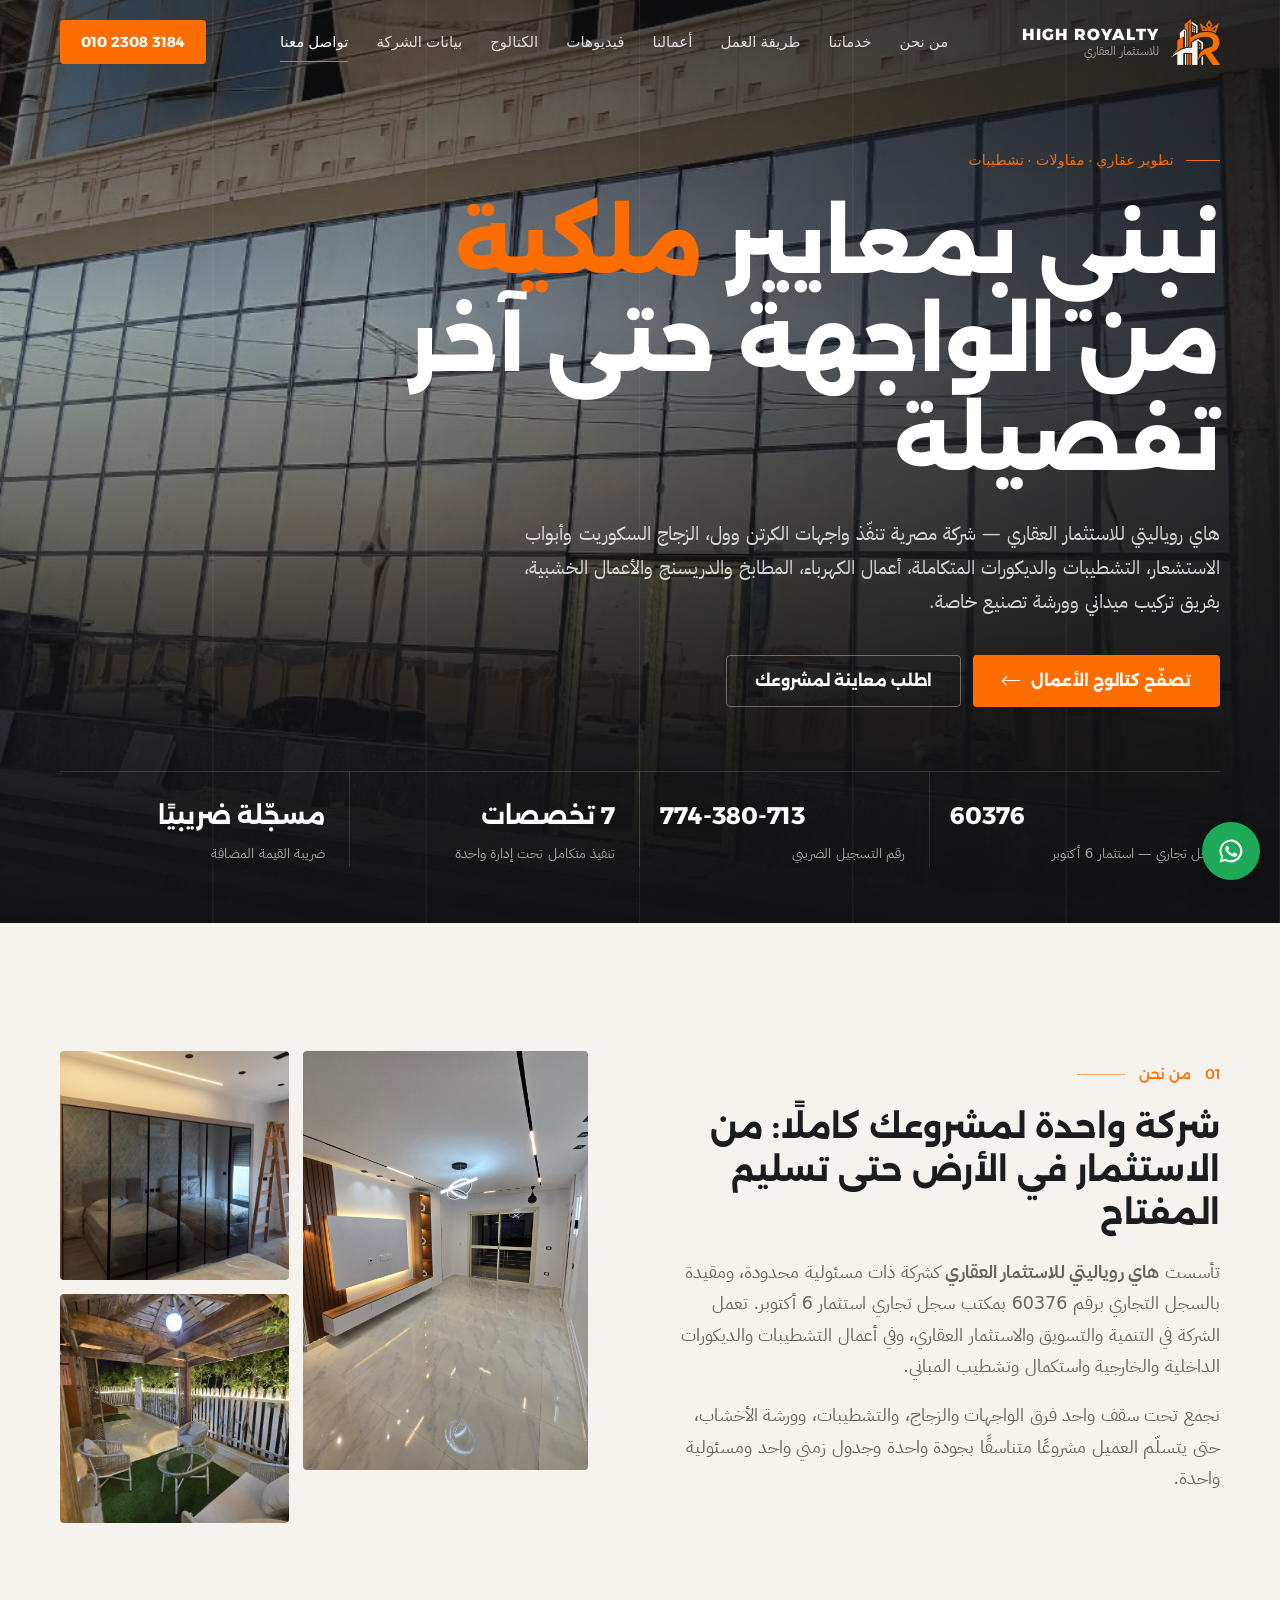
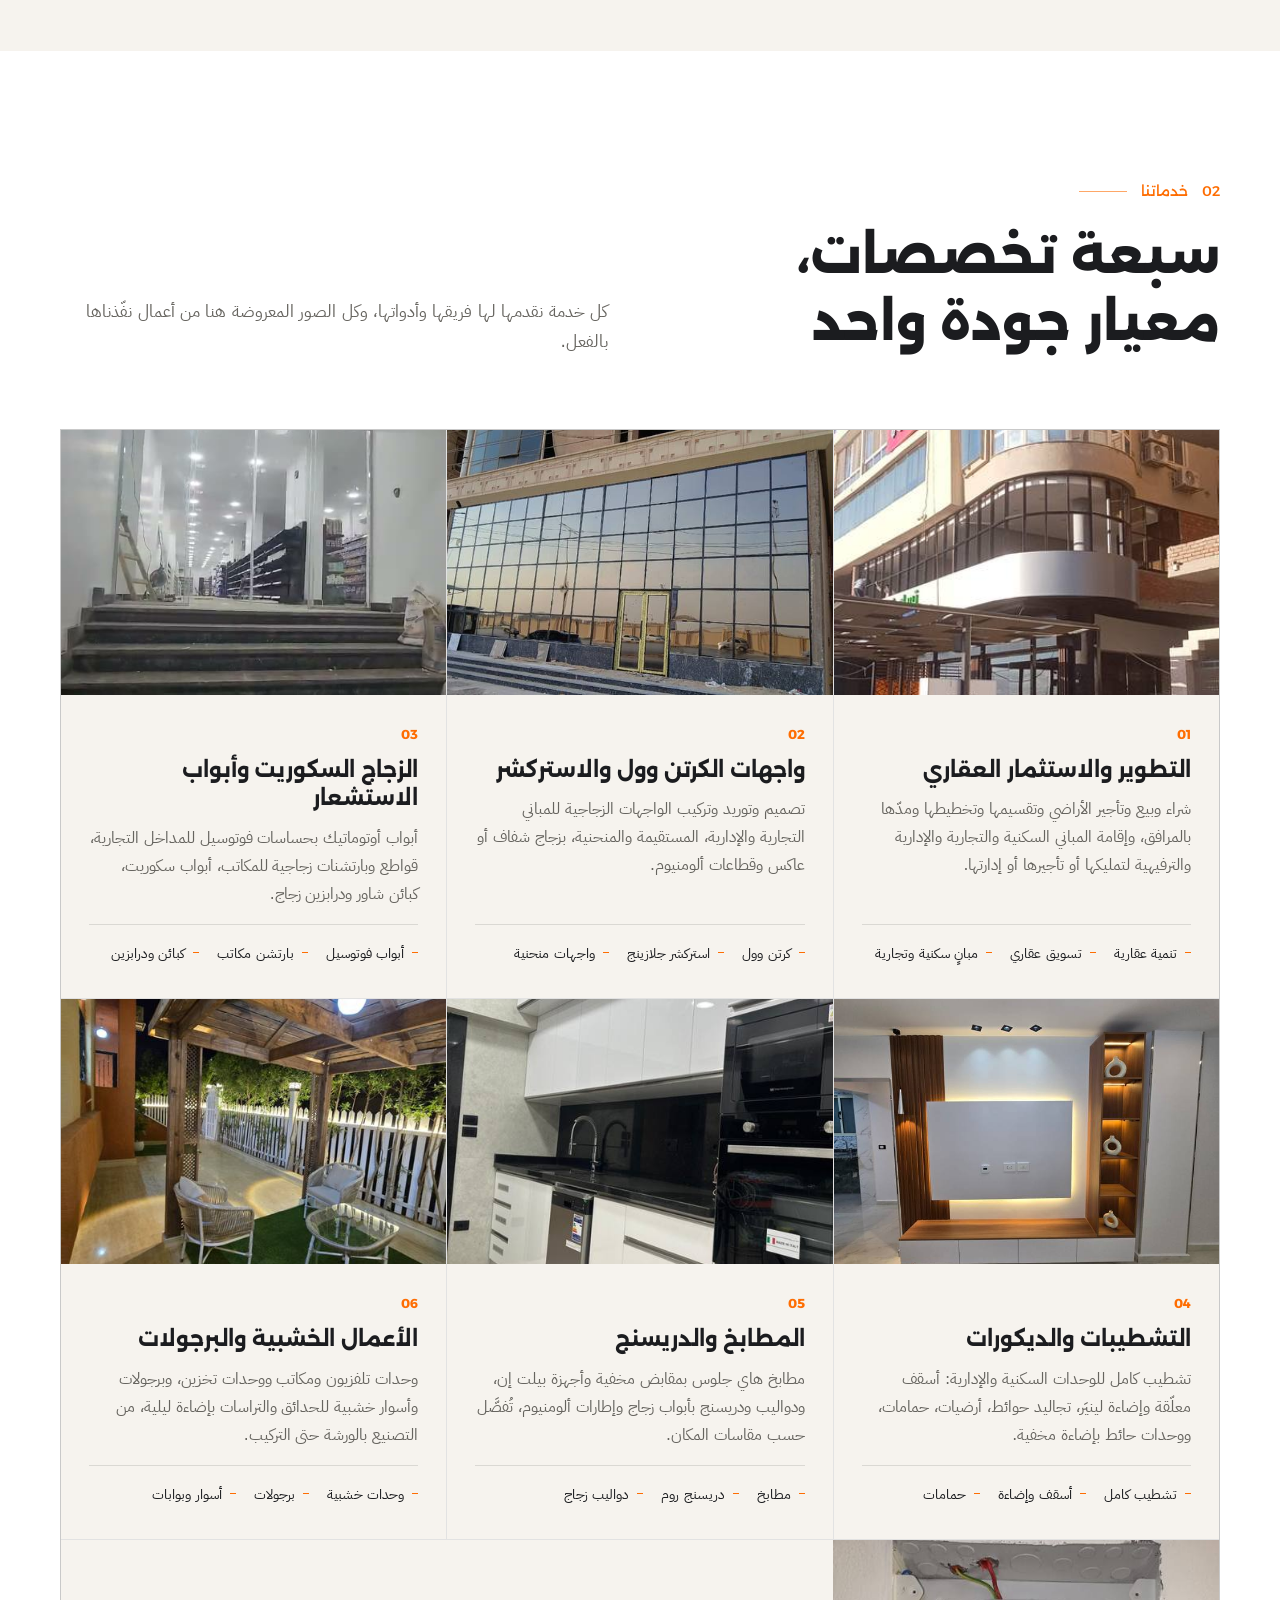
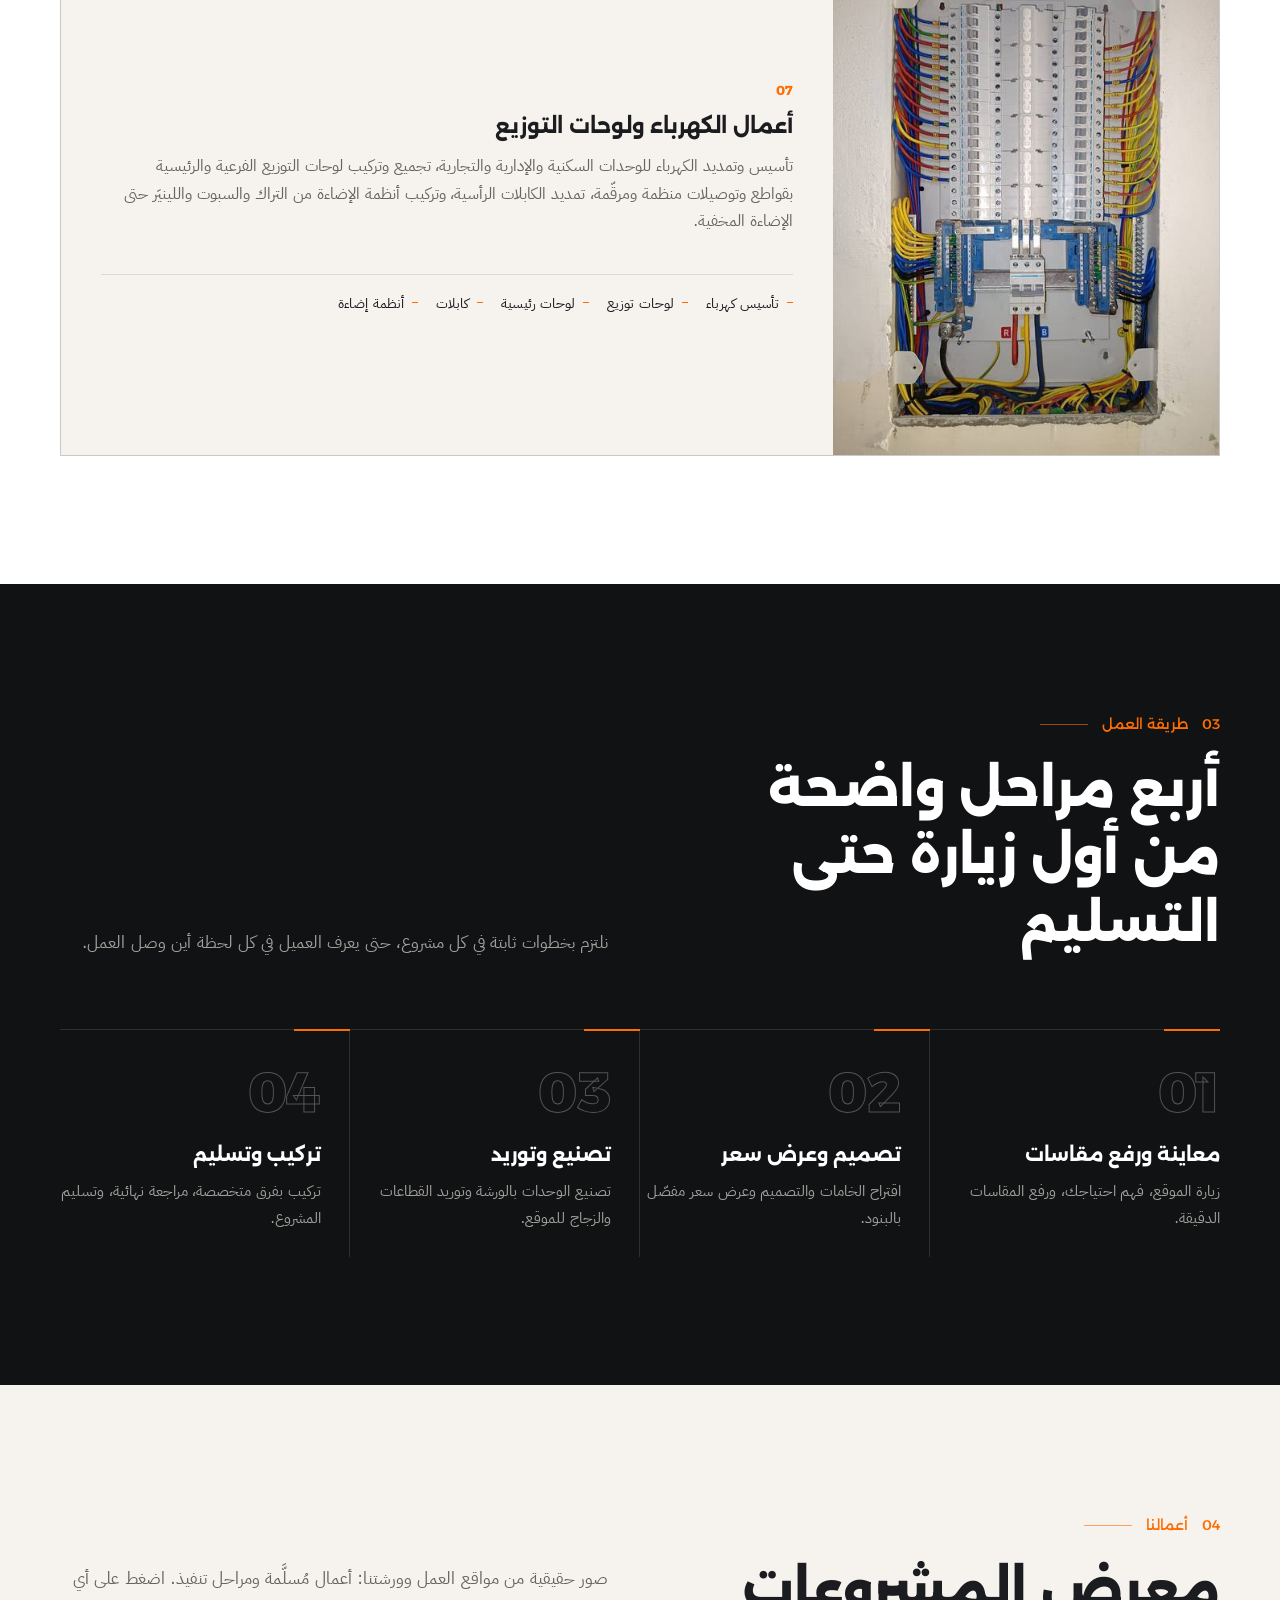
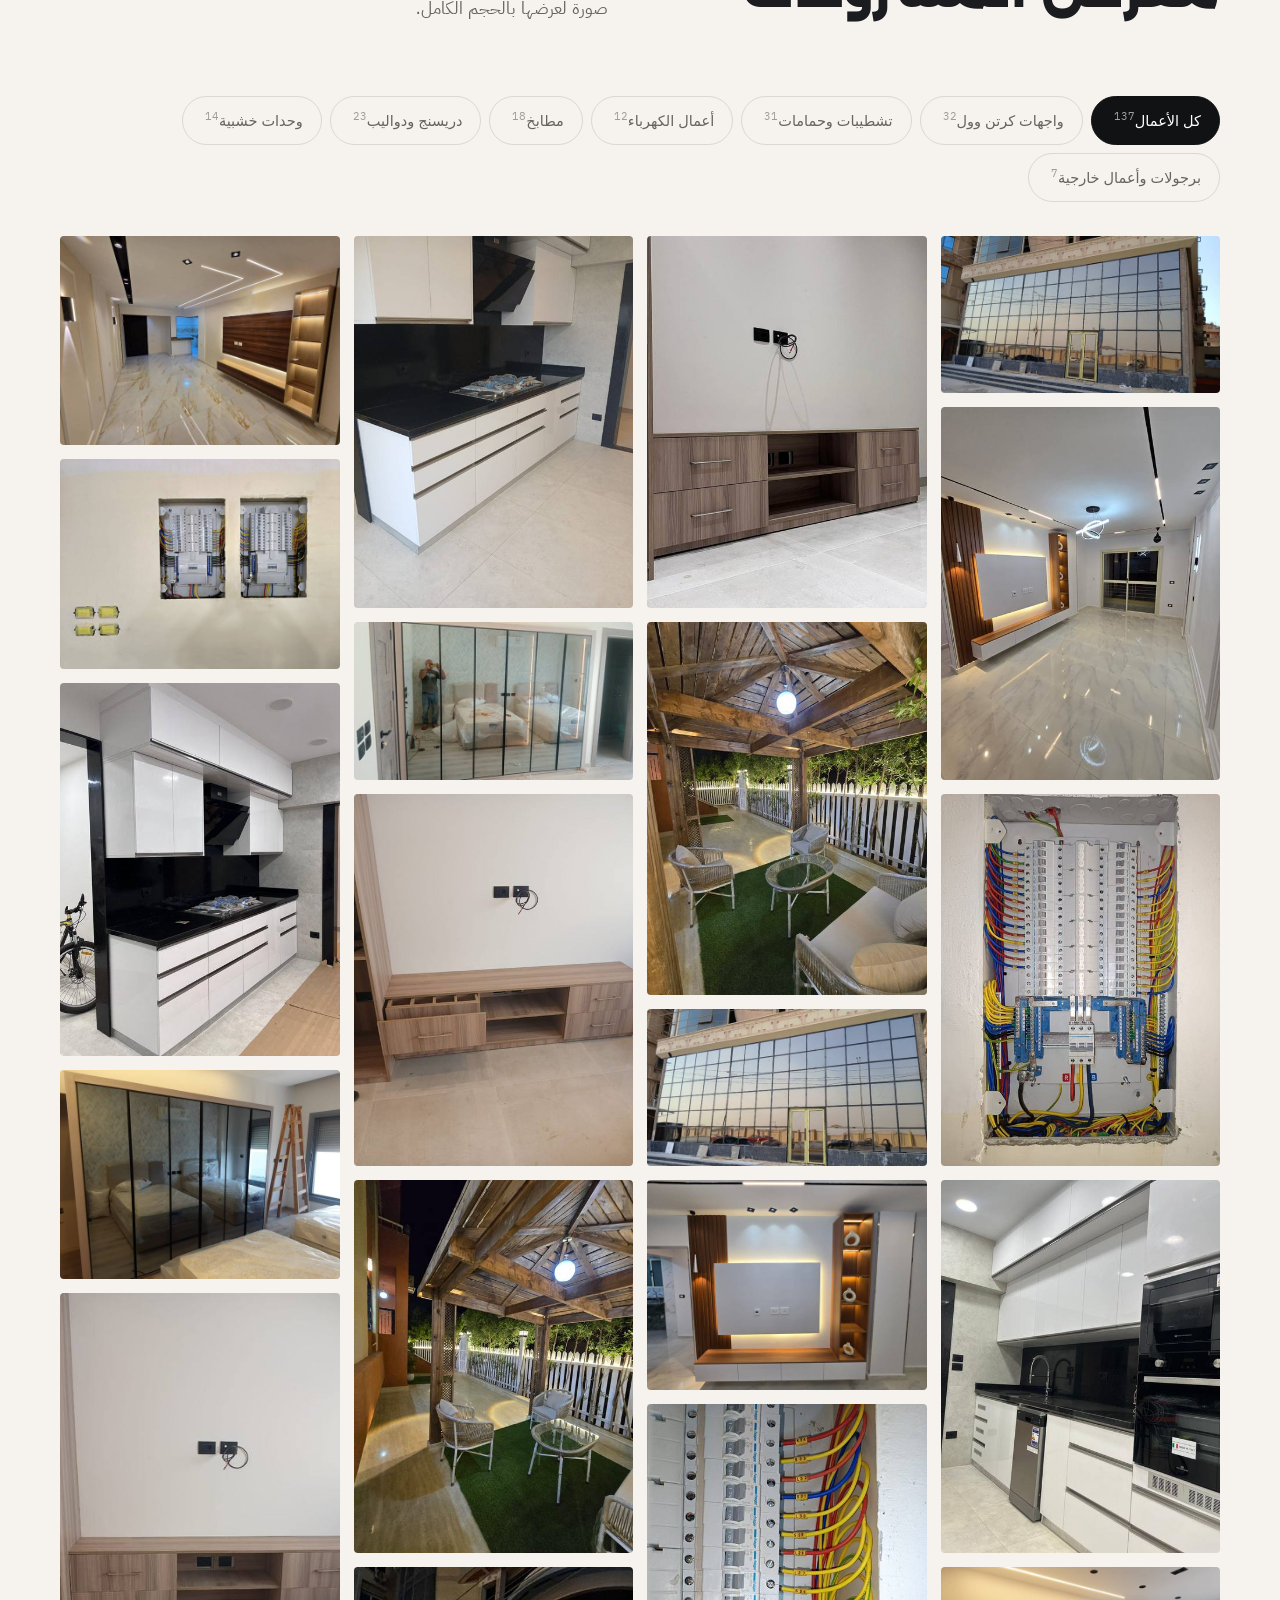
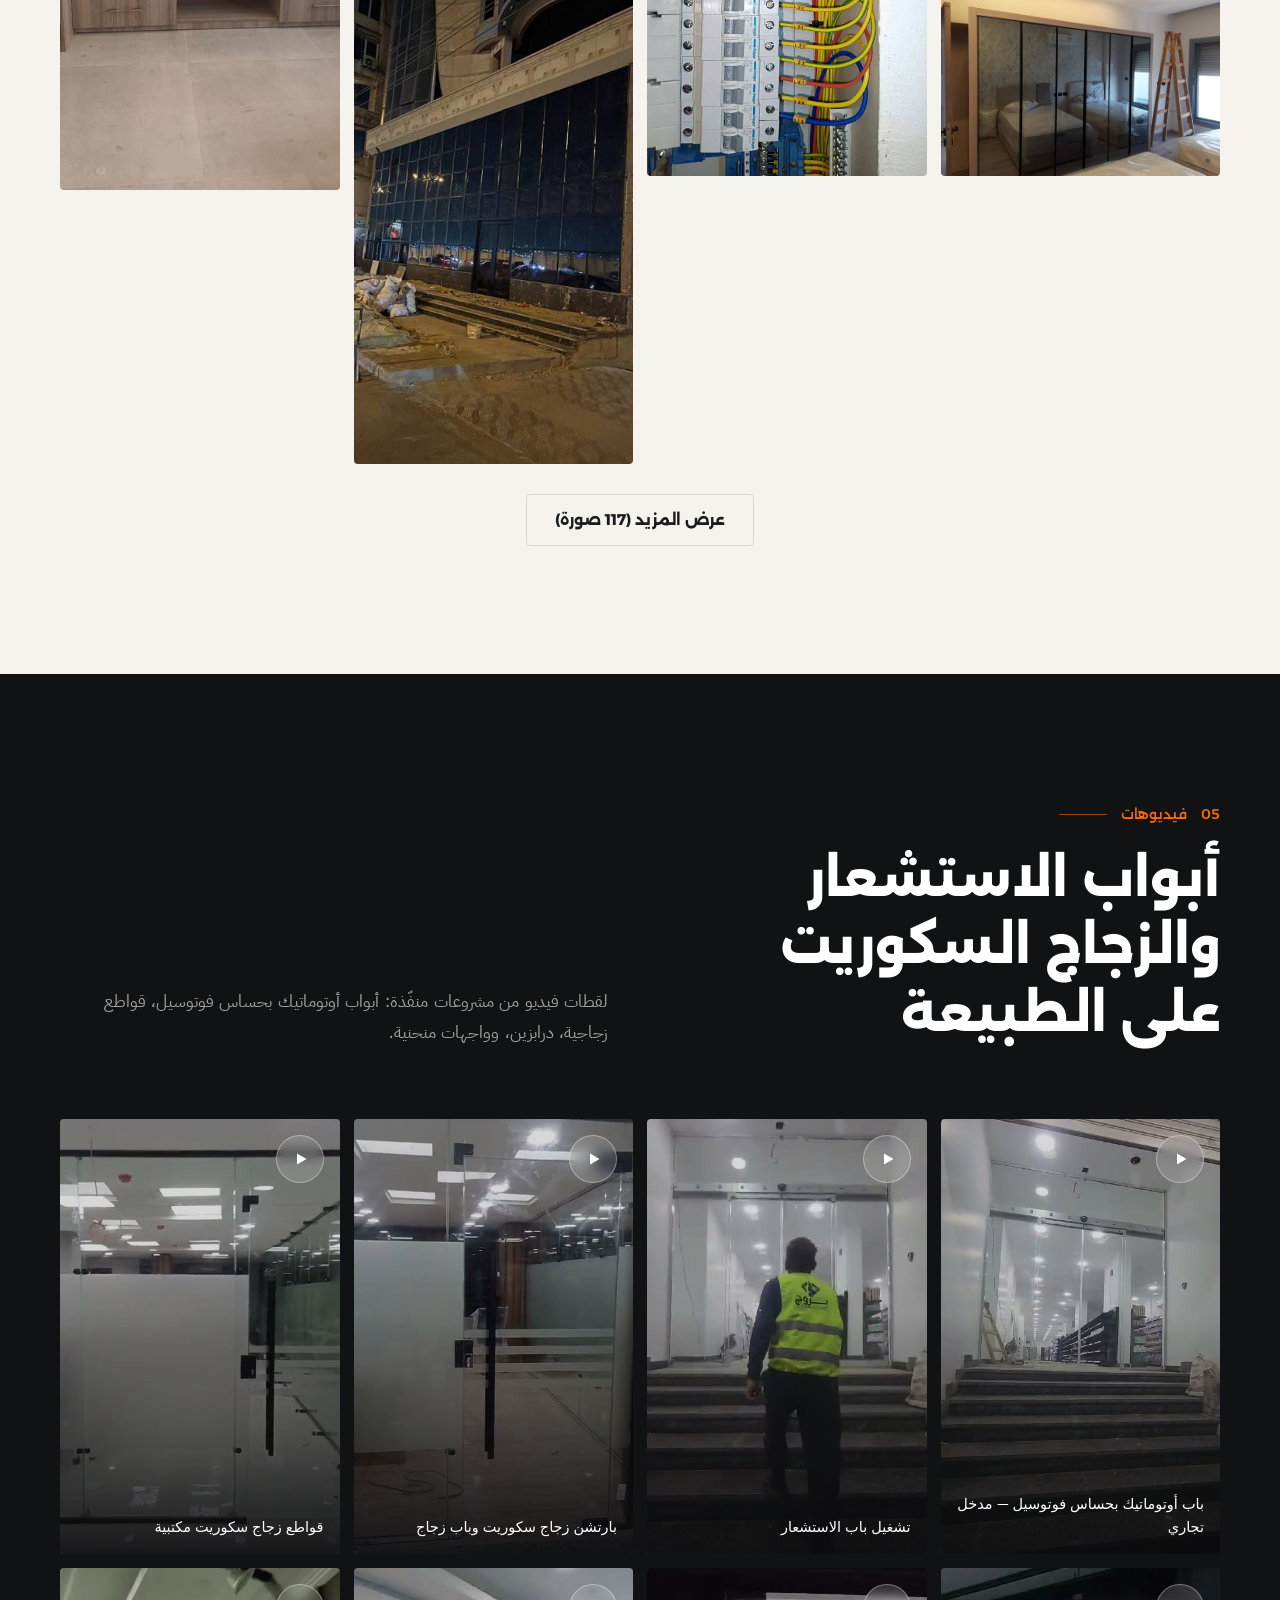
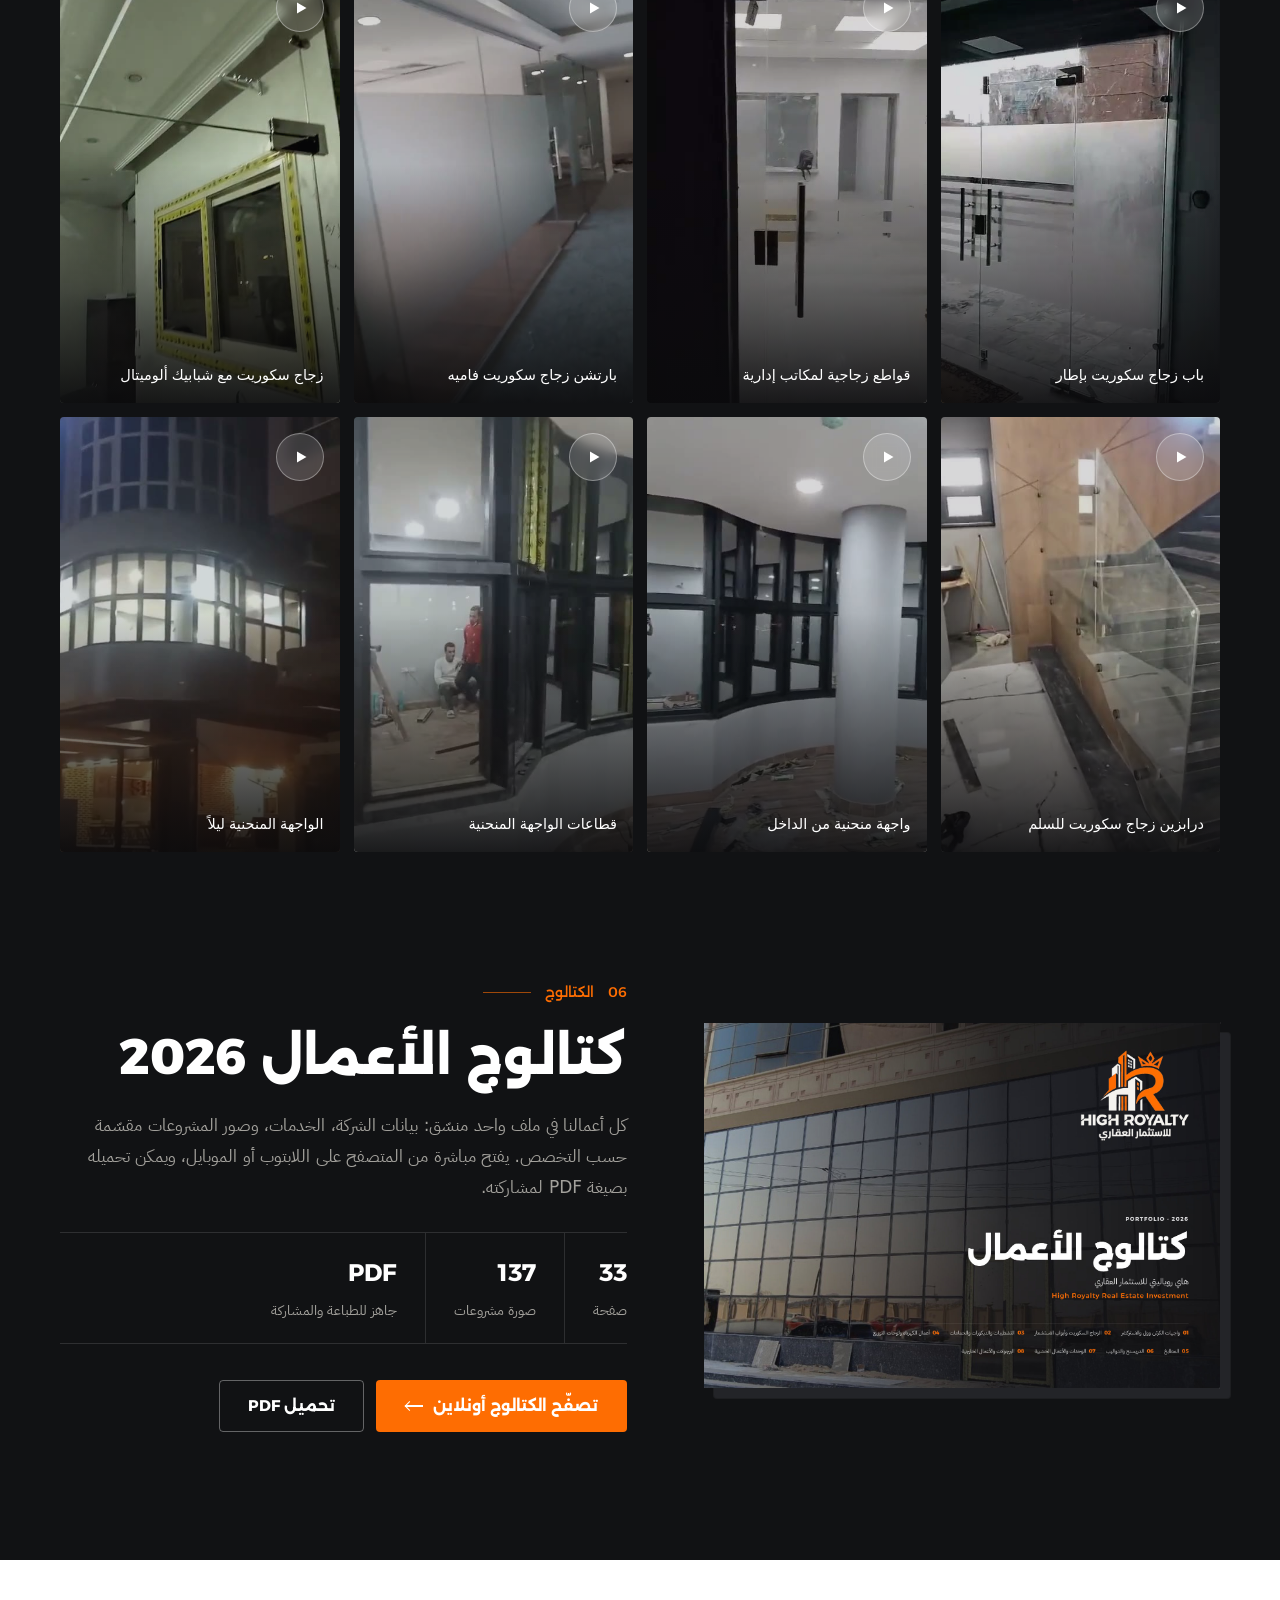
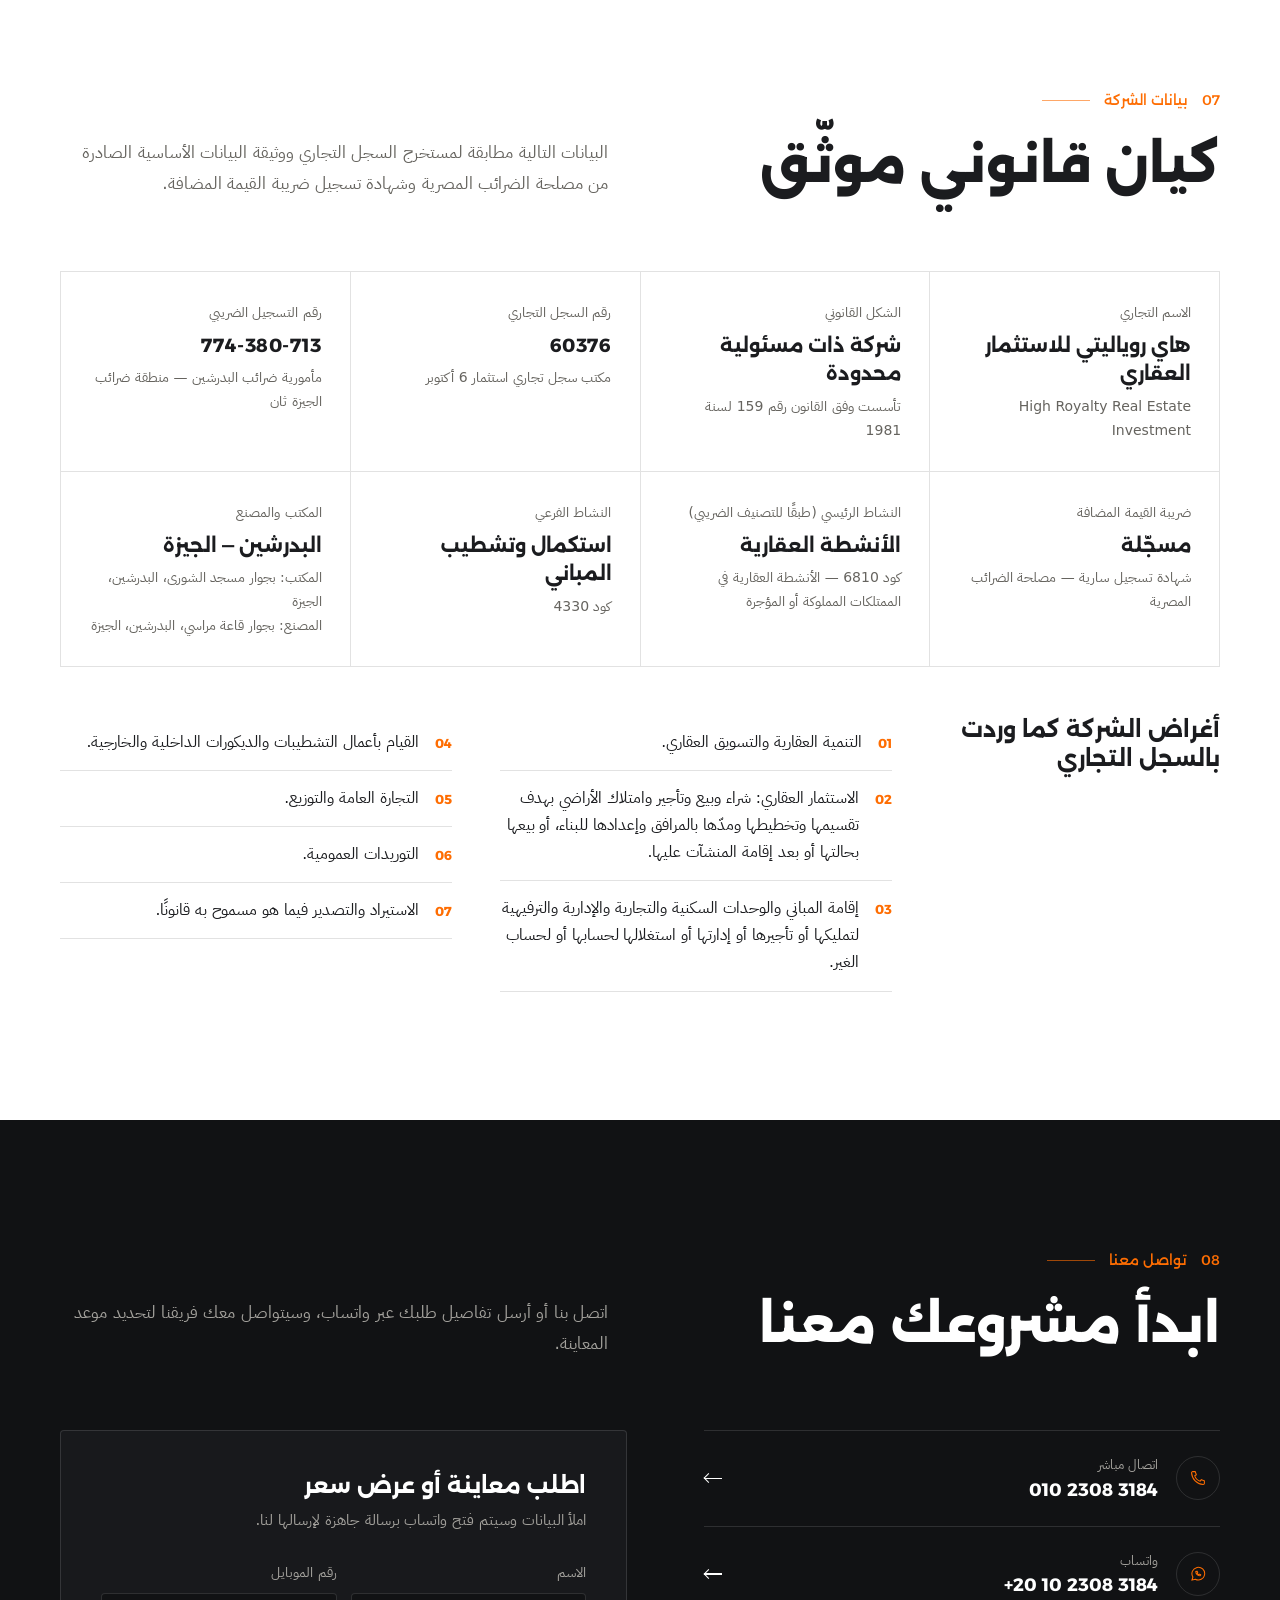
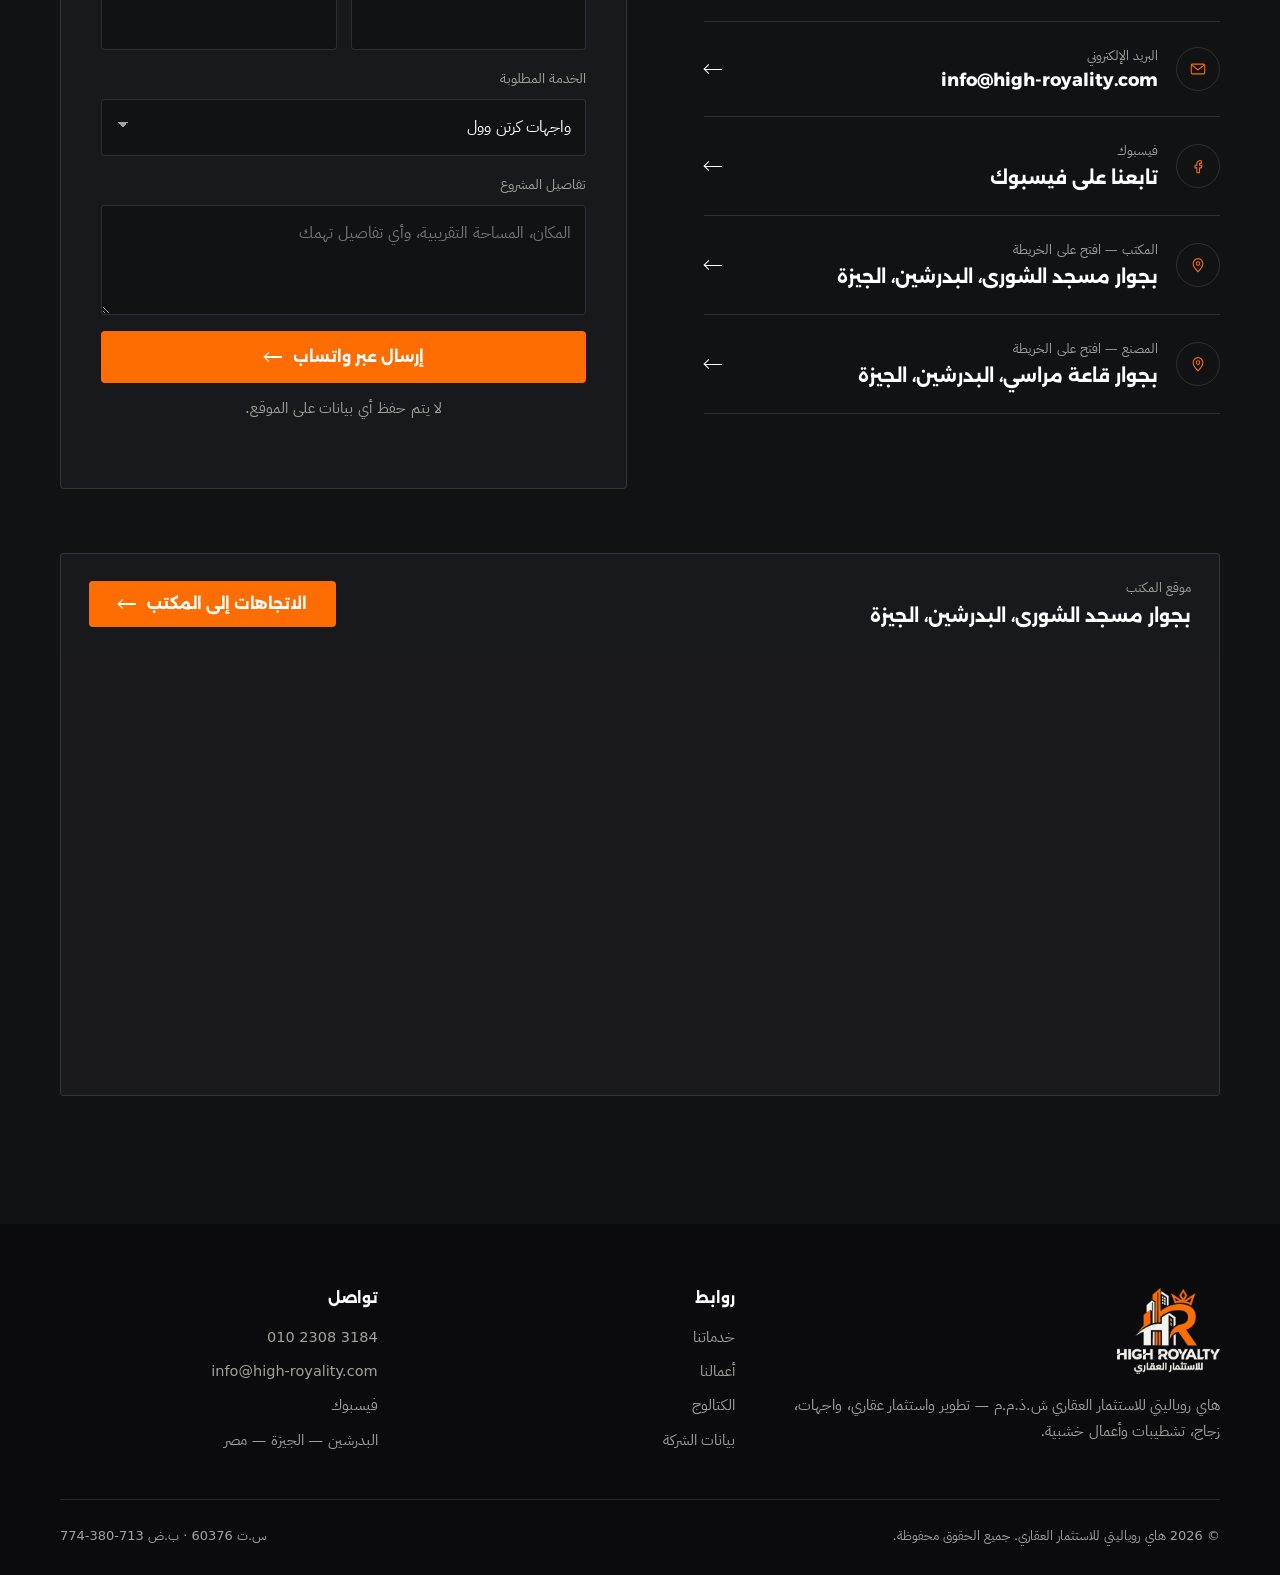
<file: index.html>
<!doctype html>
<html lang="ar" dir="rtl">
<head>
<meta charset="utf-8">
<meta name="viewport" content="width=device-width, initial-scale=1, viewport-fit=cover">
<title>هاي روياليتي للاستثمار العقاري | High Royalty Real Estate Investment</title>
<meta name="description" content="هاي روياليتي للاستثمار العقاري — شركة مصرية ذات مسئولية محدودة للتطوير والاستثمار العقاري، واجهات الكرتن وول، الزجاج السكوريت وأبواب الاستشعار، التشطيبات والديكورات، أعمال الكهرباء ولوحات التوزيع، المطابخ والدريسنج والأعمال الخشبية. البدرشين – الجيزة.">
<meta name="theme-color" content="#111214">
<meta property="og:type" content="website">
<meta property="og:locale" content="ar_EG">
<meta property="og:title" content="هاي روياليتي للاستثمار العقاري — High Royalty">
<meta property="og:description" content="تطوير واستثمار عقاري، واجهات كرتن وول، زجاج سكوريت وأبواب استشعار، تشطيبات متكاملة وأعمال خشبية.">
<meta property="og:image" content="assets/img/facades-01.jpg">
<link rel="icon" type="image/png" href="assets/favicon.png">
<link rel="apple-touch-icon" href="assets/icon-512.png">
<link rel="preload" href="assets/fonts/alexandria-arabic-800.woff2" as="font" type="font/woff2" crossorigin>
<link rel="preload" href="assets/fonts/ibm-plex-sans-arabic-arabic-400.woff2" as="font" type="font/woff2" crossorigin>
<link rel="preload" href="assets/img/facades-01.jpg" as="image">
<link rel="stylesheet" href="assets/css/style.css">
<script type="application/ld+json">
{"@context":"https://schema.org","@type":"GeneralContractor","name":"هاي روياليتي للاستثمار العقاري","alternateName":"High Royalty Real Estate Investment","legalName":"هاي روياليتي للاستثمار العقاري ش.ذ.م.م","logo":"assets/logo.png","image":"assets/img/facades-01.jpg","telephone":"+201023083184","email":"info@high-royality.com","taxID":"774-380-713","address":{"@type":"PostalAddress","streetAddress":"بجوار مسجد الشورى","addressLocality":"البدرشين","addressRegion":"الجيزة","addressCountry":"EG"},"geo":{"@type":"GeoCoordinates","latitude":29.855331,"longitude":31.274413},"hasMap":"https://maps.app.goo.gl/CtZucg8Tp664rLLY9","sameAs":["https://www.facebook.com/profile.php?id=61594925926843"]}
</script>
</head>
<body>

<header class="header" id="header">
  <div class="wrap">
    <a href="#top" class="brand" aria-label="هاي روياليتي — الرئيسية">
      <img src="assets/mark-light.png" alt="شعار هاي روياليتي" width="675" height="629">
      <span class="brand-txt"><b>HIGH ROYALTY</b><small>للاستثمار العقاري</small></span>
    </a>
    <nav class="nav" id="nav" aria-label="القائمة الرئيسية">
      <a href="#about">من نحن</a>
      <a href="#services">خدماتنا</a>
      <a href="#process">طريقة العمل</a>
      <a href="#projects">أعمالنا</a>
      <a href="#videos">فيديوهات</a>
      <a href="#catalog">الكتالوج</a>
      <a href="#company">بيانات الشركة</a>
      <a href="#contact">تواصل معنا</a>
    </nav>
    <div class="head-cta">
      <a class="btn btn-primary btn-call" href="tel:+201023083184"><span class="ltr">010 2308 3184</span></a>
      <button class="menu-btn" id="menuBtn" aria-label="فتح القائمة" aria-expanded="false" aria-controls="nav"><span></span><span></span><span></span></button>
    </div>
  </div>
</header>

<main id="top">

<!-- HERO -->
<section class="hero">
  <div class="hero-media"><img src="assets/img/facades-01.jpg" alt="واجهة كرتن وول لمبنى تجاري من تنفيذ هاي روياليتي" fetchpriority="high"></div>
  <div class="hero-grid" aria-hidden="true"></div>
  <div class="wrap hero-inner">
    <div class="eyebrow">تطوير عقاري · مقاولات · تشطيبات</div>
    <h1>نبني بمعايير <em>ملكية</em> من الواجهة حتى آخر تفصيلة</h1>
    <p class="hero-lead">هاي روياليتي للاستثمار العقاري — شركة مصرية تنفّذ واجهات الكرتن وول، الزجاج السكوريت وأبواب الاستشعار، التشطيبات والديكورات المتكاملة، أعمال الكهرباء، المطابخ والدريسنج والأعمال الخشبية، بفريق تركيب ميداني وورشة تصنيع خاصة.</p>
    <div class="hero-actions">
      <a class="btn btn-primary" href="#catalog">تصفّح كتالوج الأعمال <span class="arrow"></span></a>
      <a class="btn btn-ghost" href="#contact">اطلب معاينة لمشروعك</a>
    </div>
    <div class="hero-facts">
      <div><b class="ltr">60376</b><span>سجل تجاري — استثمار 6 أكتوبر</span></div>
      <div><b class="ltr">774-380-713</b><span>رقم التسجيل الضريبي</span></div>
      <div><b>7 تخصصات</b><span>تنفيذ متكامل تحت إدارة واحدة</span></div>
      <div><b>مسجّلة ضريبيًا</b><span>ضريبة القيمة المضافة</span></div>
    </div>
  </div>
</section>

<!-- ABOUT -->
<section class="sec" id="about">
  <div class="wrap about">
    <div class="about-text rv">
      <div class="sec-num"><i>01</i> من نحن</div>
      <h2 class="sr">من نحن</h2>
      <h3>شركة واحدة لمشروعك كاملًا: من الاستثمار في الأرض حتى تسليم المفتاح</h3>
      <p>تأسست <b>هاي روياليتي للاستثمار العقاري</b> كشركة ذات مسئولية محدودة، ومقيدة بالسجل التجاري برقم <span class="ltr">60376</span> بمكتب سجل تجاري استثمار 6 أكتوبر. تعمل الشركة في التنمية والتسويق والاستثمار العقاري، وفي أعمال التشطيبات والديكورات الداخلية والخارجية واستكمال وتشطيب المباني.</p>
      <p>نجمع تحت سقف واحد فرق الواجهات والزجاج، والتشطيبات، وورشة الأخشاب، حتى يتسلّم العميل مشروعًا متناسقًا بجودة واحدة وجدول زمني واحد ومسئولية واحدة.</p>
    </div>
    <div class="about-media rv rv-d2">
      <figure class="m1"><img src="assets/img/finishing-01.jpg" alt="صالة بتشطيب كامل وإضاءة مخفية" loading="lazy"></figure>
      <figure class="m2"><img src="assets/img/dressing-01.jpg" alt="دولاب بأبواب زجاج" loading="lazy"></figure>
      <figure class="m3"><img src="assets/img/outdoor-01.jpg" alt="برجولة خشبية بجلسة خارجية" loading="lazy"></figure>
    </div>
  </div>
</section>

<!-- SERVICES -->
<section class="sec sec-white" id="services">
  <div class="wrap">
    <div class="sec-head rv">
      <div><div class="sec-num"><i>02</i> خدماتنا</div><h2>سبعة تخصصات، معيار جودة واحد</h2></div>
      <p>كل خدمة نقدمها لها فريقها وأدواتها، وكل الصور المعروضة هنا من أعمال نفّذناها بالفعل.</p>
    </div>
    <div class="services">
      <article class="svc rv">
        <div class="svc-img"><img src="assets/thumbs/facades-08.jpg" alt="مبنى تجاري" loading="lazy"></div>
        <div class="svc-body"><div class="svc-n">01</div><h3>التطوير والاستثمار العقاري</h3>
          <p>شراء وبيع وتأجير الأراضي وتقسيمها وتخطيطها ومدّها بالمرافق، وإقامة المباني السكنية والتجارية والإدارية والترفيهية لتمليكها أو تأجيرها أو إدارتها.</p>
          <ul><li>تنمية عقارية</li><li>تسويق عقاري</li><li>مبانٍ سكنية وتجارية</li></ul></div>
      </article>
      <article class="svc rv rv-d1">
        <div class="svc-img"><img src="assets/thumbs/facades-01.jpg" alt="واجهة كرتن وول" loading="lazy"></div>
        <div class="svc-body"><div class="svc-n">02</div><h3>واجهات الكرتن وول والاستركشر</h3>
          <p>تصميم وتوريد وتركيب الواجهات الزجاجية للمباني التجارية والإدارية، المستقيمة والمنحنية، بزجاج شفاف أو عاكس وقطاعات ألومنيوم.</p>
          <ul><li>كرتن وول</li><li>استركشر جلازينج</li><li>واجهات منحنية</li></ul></div>
      </article>
      <article class="svc rv rv-d2">
        <div class="svc-img"><img src="assets/video/v01.jpg" alt="باب أوتوماتيك بحساس" loading="lazy"></div>
        <div class="svc-body"><div class="svc-n">03</div><h3>الزجاج السكوريت وأبواب الاستشعار</h3>
          <p>أبواب أوتوماتيك بحساسات فوتوسيل للمداخل التجارية، قواطع وبارتشنات زجاجية للمكاتب، أبواب سكوريت، كبائن شاور ودرابزين زجاج.</p>
          <ul><li>أبواب فوتوسيل</li><li>بارتشن مكاتب</li><li>كبائن ودرابزين</li></ul></div>
      </article>
      <article class="svc rv">
        <div class="svc-img"><img src="assets/thumbs/finishing-02.jpg" alt="تشطيب داخلي" loading="lazy"></div>
        <div class="svc-body"><div class="svc-n">04</div><h3>التشطيبات والديكورات</h3>
          <p>تشطيب كامل للوحدات السكنية والإدارية: أسقف معلّقة وإضاءة لينيَر، تجاليد حوائط، أرضيات، حمامات، ووحدات حائط بإضاءة مخفية.</p>
          <ul><li>تشطيب كامل</li><li>أسقف وإضاءة</li><li>حمامات</li></ul></div>
      </article>
      <article class="svc rv rv-d1">
        <div class="svc-img"><img src="assets/thumbs/kitchens-01.jpg" alt="مطبخ" loading="lazy"></div>
        <div class="svc-body"><div class="svc-n">05</div><h3>المطابخ والدريسنج</h3>
          <p>مطابخ هاي جلوس بمقابض مخفية وأجهزة بيلت إن، ودواليب ودريسنج بأبواب زجاج وإطارات ألومنيوم، تُفصَّل حسب مقاسات المكان.</p>
          <ul><li>مطابخ</li><li>دريسنج روم</li><li>دواليب زجاج</li></ul></div>
      </article>
      <article class="svc rv rv-d2">
        <div class="svc-img"><img src="assets/thumbs/outdoor-02.jpg" alt="برجولة خشبية" loading="lazy"></div>
        <div class="svc-body"><div class="svc-n">06</div><h3>الأعمال الخشبية والبرجولات</h3>
          <p>وحدات تلفزيون ومكاتب ووحدات تخزين، وبرجولات وأسوار خشبية للحدائق والتراسات بإضاءة ليلية، من التصنيع بالورشة حتى التركيب.</p>
          <ul><li>وحدات خشبية</li><li>برجولات</li><li>أسوار وبوابات</li></ul></div>
      </article>
      <article class="svc svc-wide rv">
        <div class="svc-img"><img src="assets/thumbs/electrical-01.jpg" alt="لوحة توزيع كهرباء" loading="lazy"></div>
        <div class="svc-body"><div class="svc-n">07</div><h3>أعمال الكهرباء ولوحات التوزيع</h3>
          <p>تأسيس وتمديد الكهرباء للوحدات السكنية والإدارية والتجارية، تجميع وتركيب لوحات التوزيع الفرعية والرئيسية بقواطع وتوصيلات منظمة ومرقّمة، تمديد الكابلات الرأسية، وتركيب أنظمة الإضاءة من التراك والسبوت واللينيَر حتى الإضاءة المخفية.</p>
          <ul><li>تأسيس كهرباء</li><li>لوحات توزيع</li><li>لوحات رئيسية</li><li>كابلات</li><li>أنظمة إضاءة</li></ul></div>
      </article>
    </div>
  </div>
</section>

<!-- PROCESS -->
<section class="sec sec-dark" id="process">
  <div class="wrap">
    <div class="sec-head rv">
      <div><div class="sec-num"><i>03</i> طريقة العمل</div><h2>أربع مراحل واضحة من أول زيارة حتى التسليم</h2></div>
      <p>نلتزم بخطوات ثابتة في كل مشروع، حتى يعرف العميل في كل لحظة أين وصل العمل.</p>
    </div>
    <div class="steps rv">
      <div class="step"><div class="step-n">01</div><h3>معاينة ورفع مقاسات</h3><p>زيارة الموقع، فهم احتياجك، ورفع المقاسات الدقيقة.</p></div>
      <div class="step"><div class="step-n">02</div><h3>تصميم وعرض سعر</h3><p>اقتراح الخامات والتصميم وعرض سعر مفصّل بالبنود.</p></div>
      <div class="step"><div class="step-n">03</div><h3>تصنيع وتوريد</h3><p>تصنيع الوحدات بالورشة وتوريد القطاعات والزجاج للموقع.</p></div>
      <div class="step"><div class="step-n">04</div><h3>تركيب وتسليم</h3><p>تركيب بفرق متخصصة، مراجعة نهائية، وتسليم المشروع.</p></div>
    </div>
  </div>
</section>

<!-- PROJECTS -->
<section class="sec" id="projects">
  <div class="wrap">
    <div class="sec-head rv">
      <div><div class="sec-num"><i>04</i> أعمالنا</div><h2>معرض المشروعات</h2></div>
      <p>صور حقيقية من مواقع العمل وورشتنا: أعمال مُسلَّمة ومراحل تنفيذ. اضغط على أي صورة لعرضها بالحجم الكامل.</p>
    </div>
    <div class="filters" id="filters" role="toolbar" aria-label="تصفية الأعمال"></div>
    <div class="grid" id="grid"></div>
    <div class="more-wrap"><button class="btn btn-line" id="moreBtn">عرض المزيد من الأعمال</button></div>
  </div>
</section>

<!-- VIDEOS -->
<section class="sec sec-dark" id="videos">
  <div class="wrap">
    <div class="sec-head rv">
      <div><div class="sec-num"><i>05</i> فيديوهات</div><h2>أبواب الاستشعار والزجاج السكوريت على الطبيعة</h2></div>
      <p>لقطات فيديو من مشروعات منفّذة: أبواب أوتوماتيك بحساس فوتوسيل، قواطع زجاجية، درابزين، وواجهات منحنية.</p>
    </div>
    <div class="vids" id="vids"></div>
  </div>
</section>

<!-- CATALOG -->
<section class="sec sec-dark" id="catalog" style="padding-top:0">
  <div class="wrap catalog">
    <div class="cat-cover rv">
      <a href="catalog/index.html" class="book" aria-label="فتح الكتالوج"><img src="catalog/pages/p01.jpg" alt="غلاف كتالوج أعمال هاي روياليتي" loading="lazy"></a>
      <div class="stack" aria-hidden="true"></div>
    </div>
    <div class="cat-text rv rv-d1">
      <div class="sec-num"><i>06</i> الكتالوج</div>
      <h2>كتالوج الأعمال 2026</h2>
      <p>كل أعمالنا في ملف واحد منسّق: بيانات الشركة، الخدمات، وصور المشروعات مقسّمة حسب التخصص. يفتح مباشرة من المتصفح على اللابتوب أو الموبايل، ويمكن تحميله بصيغة PDF لمشاركته.</p>
      <div class="cat-meta">
        <div><b id="catPages">—</b><span>صفحة</span></div>
        <div><b>137</b><span>صورة مشروعات</span></div>
        <div><b>PDF</b><span>جاهز للطباعة والمشاركة</span></div>
      </div>
      <div class="cat-actions">
        <a class="btn btn-primary" href="catalog/index.html">تصفّح الكتالوج أونلاين <span class="arrow"></span></a>
        <a class="btn btn-ghost" href="catalog/High-Royalty-Catalog-2026.pdf" download>تحميل PDF</a>
      </div>
    </div>
  </div>
</section>

<!-- COMPANY DATA -->
<section class="sec sec-white" id="company">
  <div class="wrap">
    <div class="sec-head rv">
      <div><div class="sec-num"><i>07</i> بيانات الشركة</div><h2>كيان قانوني موثّق</h2></div>
      <p>البيانات التالية مطابقة لمستخرج السجل التجاري ووثيقة البيانات الأساسية الصادرة من مصلحة الضرائب المصرية وشهادة تسجيل ضريبة القيمة المضافة.</p>
    </div>
    <div class="creds rv">
      <div class="cred"><small>الاسم التجاري</small><b>هاي روياليتي للاستثمار العقاري</b><span class="ltr" style="display:block;text-align:right">High Royalty Real Estate Investment</span></div>
      <div class="cred"><small>الشكل القانوني</small><b>شركة ذات مسئولية محدودة</b><span>تأسست وفق القانون رقم 159 لسنة 1981</span></div>
      <div class="cred"><small>رقم السجل التجاري</small><b class="num">60376</b><span>مكتب سجل تجاري استثمار 6 أكتوبر</span></div>
      <div class="cred"><small>رقم التسجيل الضريبي</small><b class="num">774-380-713</b><span>مأمورية ضرائب البدرشين — منطقة ضرائب الجيزة ثان</span></div>
      <div class="cred"><small>ضريبة القيمة المضافة</small><b>مسجّلة</b><span>شهادة تسجيل سارية — مصلحة الضرائب المصرية</span></div>
      <div class="cred"><small>النشاط الرئيسي (طبقًا للتصنيف الضريبي)</small><b>الأنشطة العقارية</b><span>كود 6810 — الأنشطة العقارية في الممتلكات المملوكة أو المؤجرة</span></div>
      <div class="cred"><small>النشاط الفرعي</small><b>استكمال وتشطيب المباني</b><span>كود 4330</span></div>
      <div class="cred"><small>المكتب والمصنع</small><b>البدرشين — الجيزة</b><span>المكتب: بجوار مسجد الشورى، البدرشين، الجيزة<br>المصنع: بجوار قاعة مراسي، البدرشين، الجيزة</span></div>
    </div>
    <div class="activities rv">
      <div><h3>أغراض الشركة كما وردت بالسجل التجاري</h3></div>
      <ol>
        <li>التنمية العقارية والتسويق العقاري.</li>
        <li>الاستثمار العقاري: شراء وبيع وتأجير وامتلاك الأراضي بهدف تقسيمها وتخطيطها ومدّها بالمرافق وإعدادها للبناء، أو بيعها بحالتها أو بعد إقامة المنشآت عليها.</li>
        <li>إقامة المباني والوحدات السكنية والتجارية والإدارية والترفيهية لتمليكها أو تأجيرها أو إدارتها أو استغلالها لحسابها أو لحساب الغير.</li>
        <li>القيام بأعمال التشطيبات والديكورات الداخلية والخارجية.</li>
        <li>التجارة العامة والتوزيع.</li>
        <li>التوريدات العمومية.</li>
        <li>الاستيراد والتصدير فيما هو مسموح به قانونًا.</li>
      </ol>
    </div>
  </div>
</section>

<!-- CONTACT -->
<section class="sec sec-dark" id="contact">
  <div class="wrap">
    <div class="sec-head rv">
      <div><div class="sec-num"><i>08</i> تواصل معنا</div><h2>ابدأ مشروعك معنا</h2></div>
      <p>اتصل بنا أو أرسل تفاصيل طلبك عبر واتساب، وسيتواصل معك فريقنا لتحديد موعد المعاينة.</p>
    </div>
    <div class="contact">
      <ul class="c-list rv">
        <li><a href="tel:+201023083184"><span class="c-ic"><svg viewBox="0 0 24 24" fill="none" stroke="currentColor" stroke-width="1.4"><path d="M5 3.5h3.2l1.6 4.2-2.1 1.4a11 11 0 0 0 7.2 7.2l1.4-2.1 4.2 1.6V19a1.6 1.6 0 0 1-1.7 1.6A16.5 16.5 0 0 1 3.4 5.2 1.6 1.6 0 0 1 5 3.5Z"/></svg></span><span><small>اتصال مباشر</small><b class="num">010 2308 3184</b></span><span class="arrow"></span></a></li>
        <li><a href="https://wa.me/201023083184" target="_blank" rel="noopener"><span class="c-ic"><svg viewBox="0 0 24 24" fill="none" stroke="currentColor" stroke-width="1.4"><path d="M4 20l1.2-4A8.5 8.5 0 1 1 8.4 19L4 20Z"/><path d="M9 8.6c.2 2.9 2.6 5.4 5.6 5.8l1.1-1.3-1.8-.9-.8.7a4 4 0 0 1-2.1-2.1l.7-.8-.9-1.8L9 8.6Z" stroke-linejoin="round"/></svg></span><span><small>واتساب</small><b class="num">+20 10 2308 3184</b></span><span class="arrow"></span></a></li>
        <li><a href="mailto:info@high-royality.com"><span class="c-ic"><svg viewBox="0 0 24 24" fill="none" stroke="currentColor" stroke-width="1.4"><rect x="3" y="5.5" width="18" height="13" rx="1.5"/><path d="m3.5 6.5 8.5 6.5 8.5-6.5"/></svg></span><span><small>البريد الإلكتروني</small><b class="num">info@high-royality.com</b></span><span class="arrow"></span></a></li>
        <li><a href="https://www.facebook.com/profile.php?id=61594925926843" target="_blank" rel="noopener"><span class="c-ic"><svg viewBox="0 0 24 24" fill="none" stroke="currentColor" stroke-width="1.4"><path d="M14 8.5h2.5V5H14a3.5 3.5 0 0 0-3.5 3.5V11H8v3.5h2.5V21H14v-6.5h2.5l.5-3.5h-3V9a.5.5 0 0 1 .5-.5Z" stroke-linejoin="round"/></svg></span><span><small>فيسبوك</small><b>تابعنا على فيسبوك</b></span><span class="arrow"></span></a></li>
        <li><a href="https://www.google.com/maps/search/?api=1&amp;query=29.855331,31.274413" target="_blank" rel="noopener"><span class="c-ic"><svg viewBox="0 0 24 24" fill="none" stroke="currentColor" stroke-width="1.4"><path d="M12 21s-6.5-6.1-6.5-11a6.5 6.5 0 0 1 13 0c0 4.9-6.5 11-6.5 11Z"/><circle cx="12" cy="10" r="2.3"/></svg></span><span><small>المكتب — افتح على الخريطة</small><b>بجوار مسجد الشورى، البدرشين، الجيزة</b></span><span class="arrow"></span></a></li>
        <li><a href="https://www.google.com/maps/search/?api=1&amp;query=%D9%82%D8%A7%D8%B9%D8%A9%20%D9%85%D8%B1%D8%A7%D8%B3%D9%8A%20%D8%A7%D9%84%D8%A8%D8%AF%D8%B1%D8%B4%D9%8A%D9%86%20%D8%A7%D9%84%D8%AC%D9%8A%D8%B2%D8%A9" target="_blank" rel="noopener"><span class="c-ic"><svg viewBox="0 0 24 24" fill="none" stroke="currentColor" stroke-width="1.4"><path d="M12 21s-6.5-6.1-6.5-11a6.5 6.5 0 0 1 13 0c0 4.9-6.5 11-6.5 11Z"/><circle cx="12" cy="10" r="2.3"/></svg></span><span><small>المصنع — افتح على الخريطة</small><b>بجوار قاعة مراسي، البدرشين، الجيزة</b></span><span class="arrow"></span></a></li>
      </ul>
      <form class="form rv rv-d1" id="waForm" novalidate>
        <h3>اطلب معاينة أو عرض سعر</h3>
        <p>املأ البيانات وسيتم فتح واتساب برسالة جاهزة لإرسالها لنا.</p>
        <div class="f-row">
          <div class="field"><label for="fName">الاسم</label><input id="fName" name="name" autocomplete="name" required></div>
          <div class="field"><label for="fPhone">رقم الموبايل</label><input id="fPhone" name="phone" type="tel" inputmode="tel" autocomplete="tel" dir="ltr" style="text-align:right"></div>
        </div>
        <div class="field"><label for="fService">الخدمة المطلوبة</label>
          <select id="fService" name="service">
            <option>واجهات كرتن وول</option><option>زجاج سكوريت وأبواب استشعار</option><option>تشطيبات وديكورات</option><option>أعمال الكهرباء</option><option>مطابخ ودريسنج</option><option>أعمال خشبية وبرجولات</option><option>استثمار وتطوير عقاري</option>
          </select></div>
        <div class="field"><label for="fMsg">تفاصيل المشروع</label><textarea id="fMsg" name="msg" placeholder="المكان، المساحة التقريبية، وأي تفاصيل تهمك"></textarea></div>
        <button class="btn btn-primary" type="submit">إرسال عبر واتساب <span class="arrow"></span></button>
        <p class="form-note" id="formNote">لا يتم حفظ أي بيانات على الموقع.</p>
      </form>
    </div>

    <div class="map rv">
      <div class="map-head">
        <div><small>موقع المكتب</small><b>بجوار مسجد الشورى، البدرشين، الجيزة</b></div>
        <a class="btn btn-primary" href="https://www.google.com/maps/dir/?api=1&amp;destination=29.855331,31.274413" target="_blank" rel="noopener">الاتجاهات إلى المكتب <span class="arrow"></span></a>
      </div>
      <div class="map-frame"><iframe title="موقع مكتب هاي روياليتي على الخريطة" src="https://maps.google.com/maps?q=29.855331,31.274413&amp;z=16&amp;hl=ar&amp;output=embed" loading="lazy" referrerpolicy="no-referrer-when-downgrade" allowfullscreen></iframe></div>
    </div>
  </div>
</section>
</main>

<footer class="footer">
  <div class="wrap">
    <div class="f-top">
      <div><img src="assets/logo-light.png" alt="هاي روياليتي للاستثمار العقاري" width="1133" height="943" loading="lazy">
        <p>هاي روياليتي للاستثمار العقاري ش.ذ.م.م — تطوير واستثمار عقاري، واجهات، زجاج، تشطيبات وأعمال خشبية.</p></div>
      <div><h4>روابط</h4><ul><li><a href="#services">خدماتنا</a></li><li><a href="#projects">أعمالنا</a></li><li><a href="catalog/index.html">الكتالوج</a></li><li><a href="#company">بيانات الشركة</a></li></ul></div>
      <div><h4>تواصل</h4><ul><li><a href="tel:+201023083184" class="ltr">010 2308 3184</a></li><li><a href="mailto:info@high-royality.com" class="ltr">info@high-royality.com</a></li><li><a href="https://www.facebook.com/profile.php?id=61594925926843" target="_blank" rel="noopener">فيسبوك</a></li><li>البدرشين — الجيزة — مصر</li></ul></div>
    </div>
    <div class="f-bot"><span>© <span id="yr">2026</span> هاي روياليتي للاستثمار العقاري. جميع الحقوق محفوظة.</span><span>س.ت <span class="ltr">60376</span> · ب.ض <span class="ltr">774-380-713</span></span></div>
  </div>
</footer>

<a class="wa-float" href="https://wa.me/201023083184" target="_blank" rel="noopener" aria-label="تواصل عبر واتساب">
  <svg viewBox="0 0 32 32" fill="currentColor"><path d="M16 3a13 13 0 0 0-11.2 19.6L3 29l6.6-1.7A13 13 0 1 0 16 3Zm0 23.7c-2 0-4-.6-5.7-1.6l-.4-.2-3.9 1 1-3.8-.3-.4A10.7 10.7 0 1 1 16 26.7Zm5.9-8c-.3-.2-1.9-1-2.2-1-.3-.1-.5-.2-.7.1l-1 1.3c-.2.2-.4.2-.7.1a8.8 8.8 0 0 1-4.4-3.8c-.3-.6.3-.5 1-1.7.1-.2 0-.4 0-.6l-1-2.4c-.3-.6-.5-.5-.7-.5h-.6c-.2 0-.6.1-.9.4-.3.4-1.2 1.1-1.2 2.7s1.2 3.2 1.4 3.4c.2.2 2.3 3.6 5.7 5 2.1.9 3 1 4 .8.7-.1 1.9-.8 2.2-1.5.3-.8.3-1.4.2-1.5l-.6-.3Z"/></svg>
</a>

<!-- lightbox -->
<div class="lb" id="lb" role="dialog" aria-modal="true" aria-label="عرض الصورة">
  <div class="lb-top">
    <span class="lb-count" id="lbCount"></span>
    <span class="lb-cap" id="lbCap"></span>
    <button class="icon-btn" id="lbClose" aria-label="إغلاق"><svg viewBox="0 0 24 24" fill="none" stroke="currentColor" stroke-width="1.5"><path d="M6 6l12 12M18 6 6 18"/></svg></button>
  </div>
  <div class="lb-stage" id="lbStage">
    <button class="icon-btn lb-prev" id="lbPrev" aria-label="السابقة"><svg viewBox="0 0 24 24" fill="none" stroke="currentColor" stroke-width="1.5"><path d="m9 5 7 7-7 7"/></svg></button>
    <img id="lbImg" alt="">
    <button class="icon-btn lb-next" id="lbNext" aria-label="التالية"><svg viewBox="0 0 24 24" fill="none" stroke="currentColor" stroke-width="1.5"><path d="m15 5-7 7 7 7"/></svg></button>
  </div>
</div>
<div class="vm" id="vm" role="dialog" aria-modal="true" aria-label="تشغيل الفيديو">
  <button class="icon-btn" id="vmClose" aria-label="إغلاق"><svg viewBox="0 0 24 24" fill="none" stroke="currentColor" stroke-width="1.5"><path d="M6 6l12 12M18 6 6 18"/></svg></button>
  <video id="vmVideo" controls playsinline preload="none"></video>
</div>

<script src="assets/js/data.js"></script>
<script src="catalog/pages/pages.js"></script>
<script src="assets/js/main.js"></script>
</body>
</html>
</file>
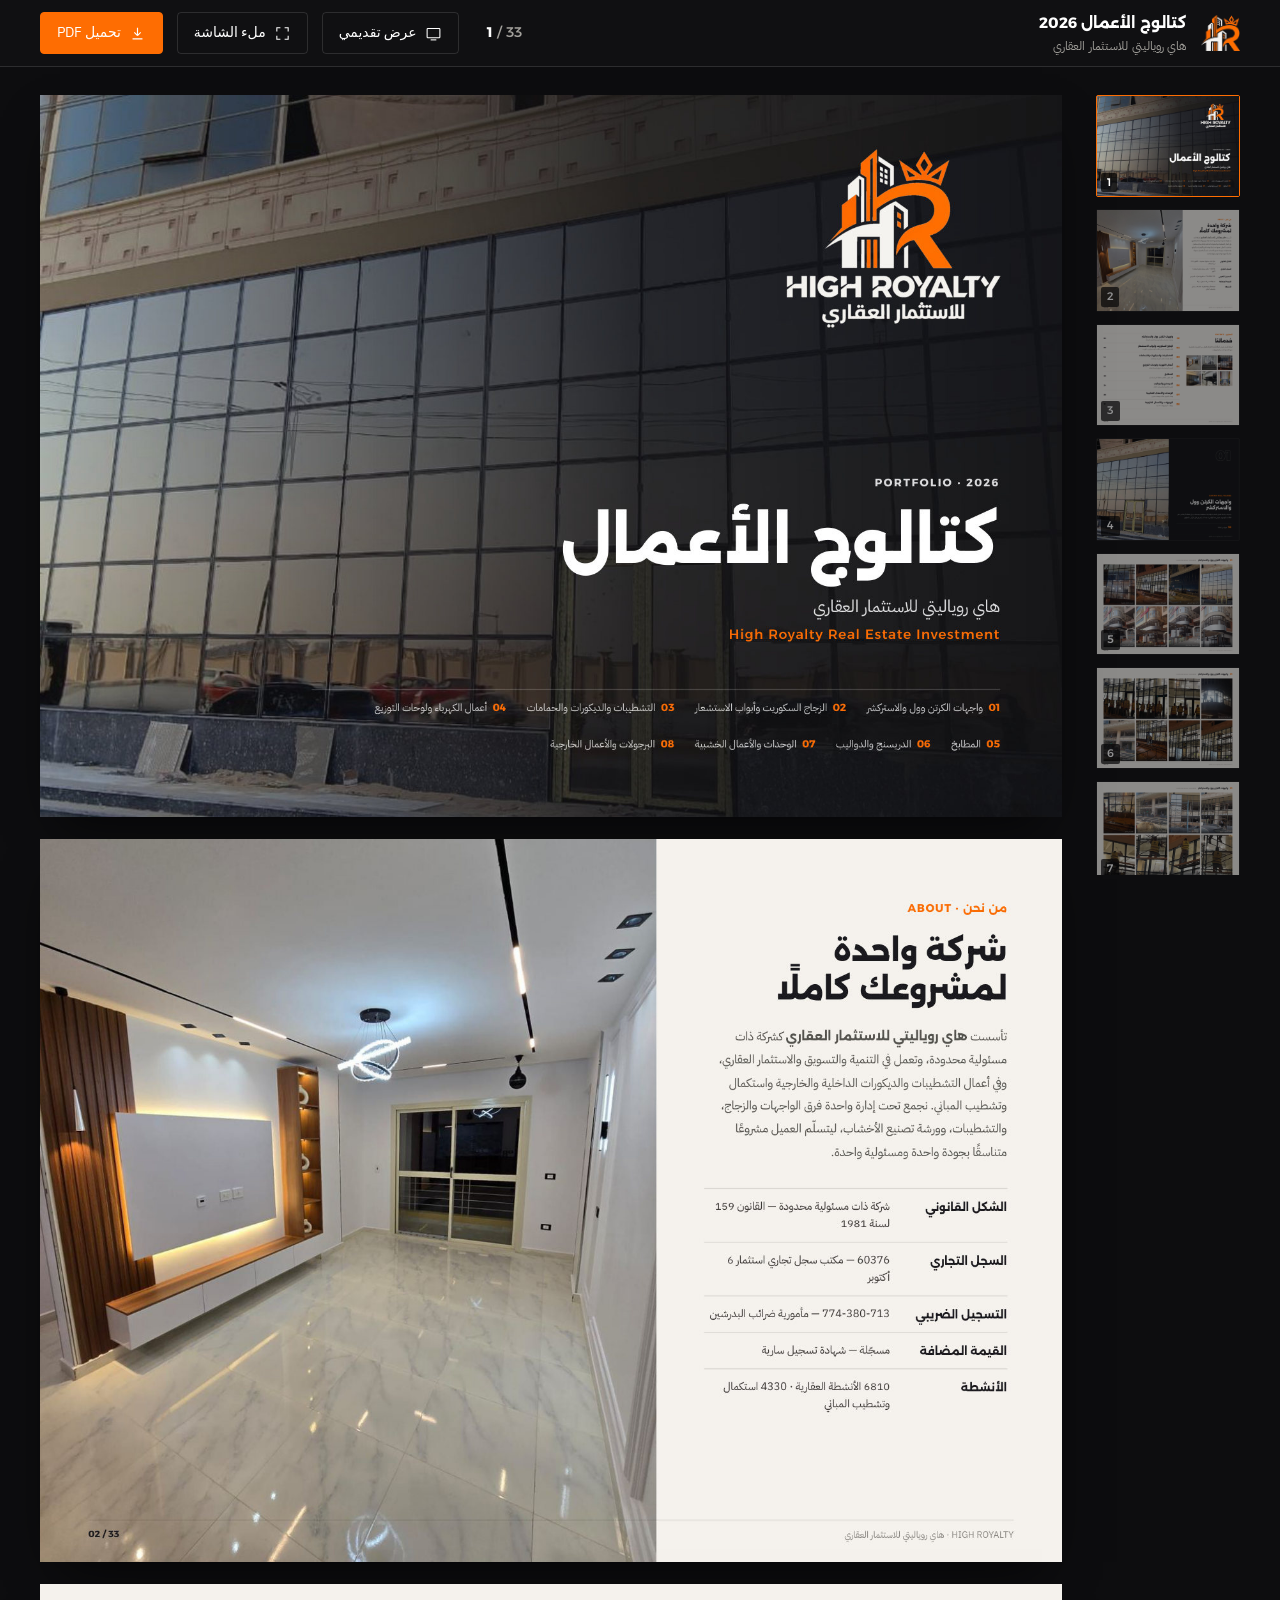
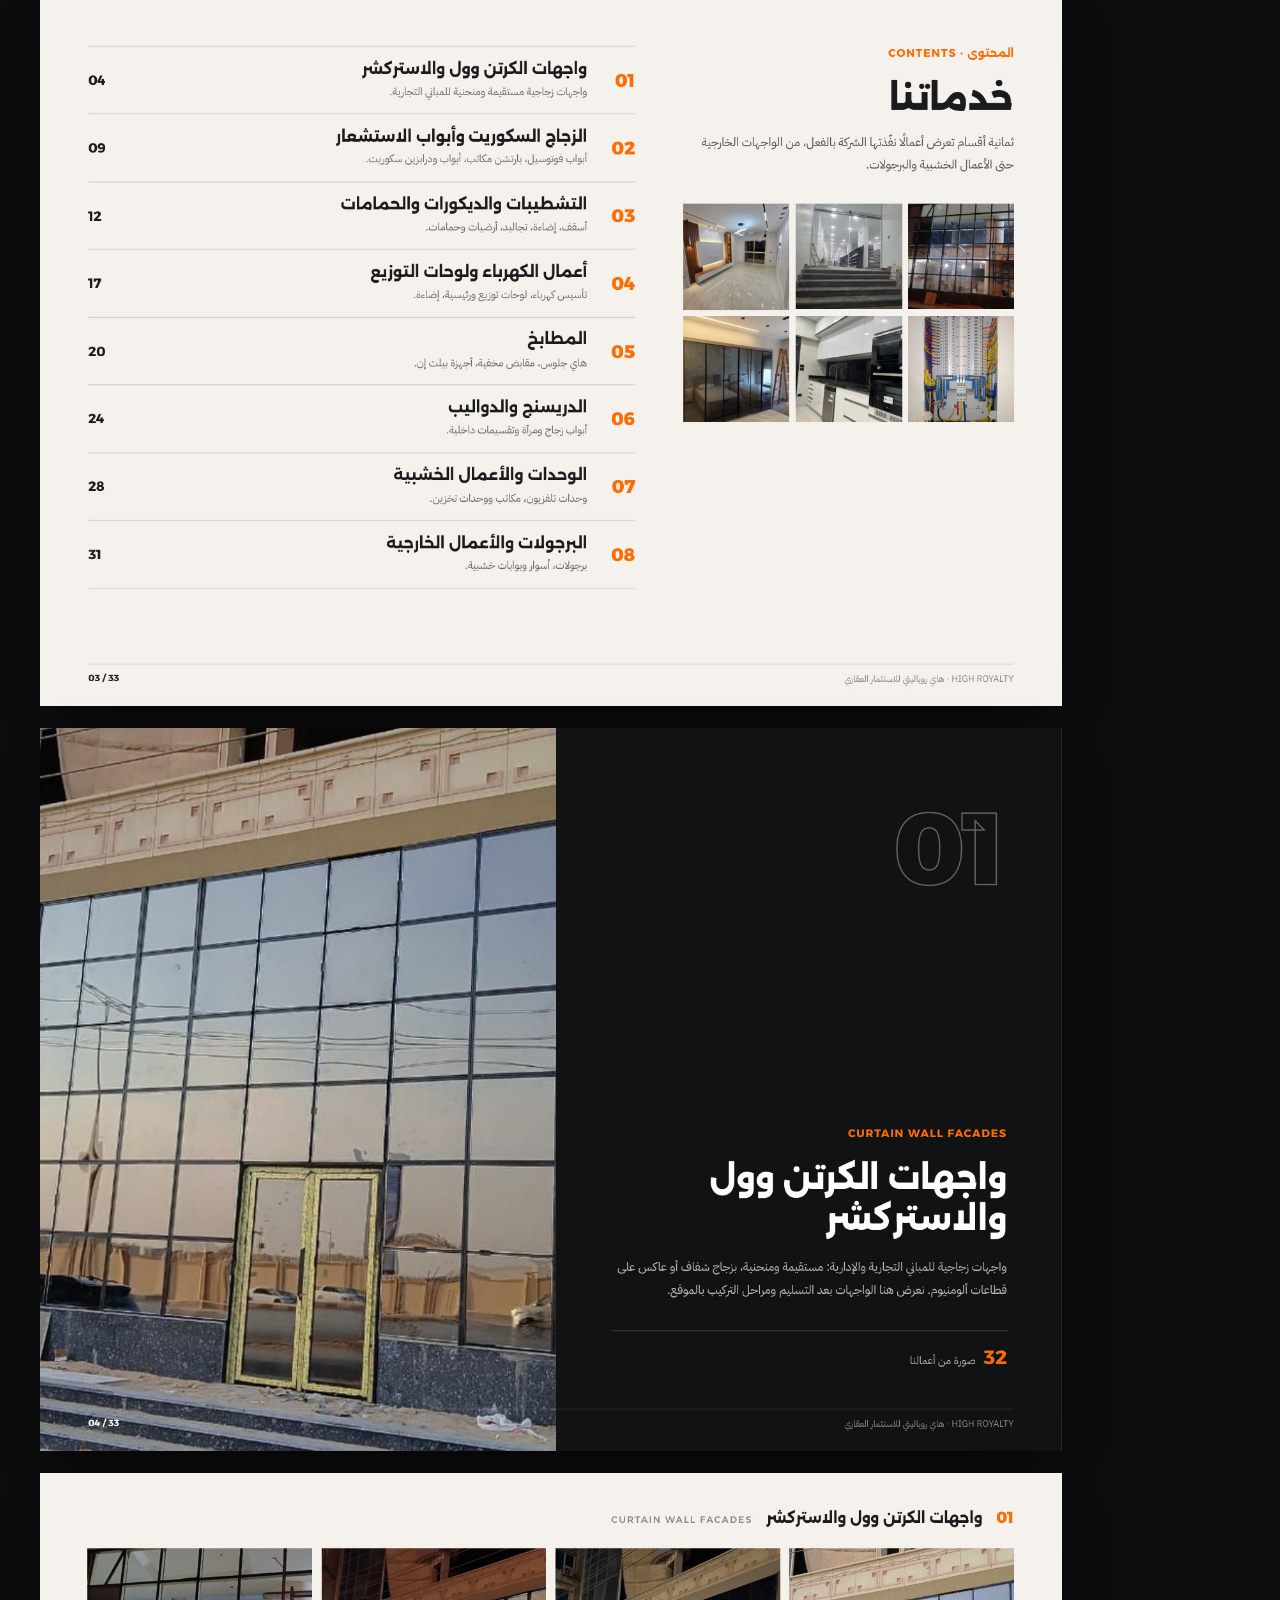
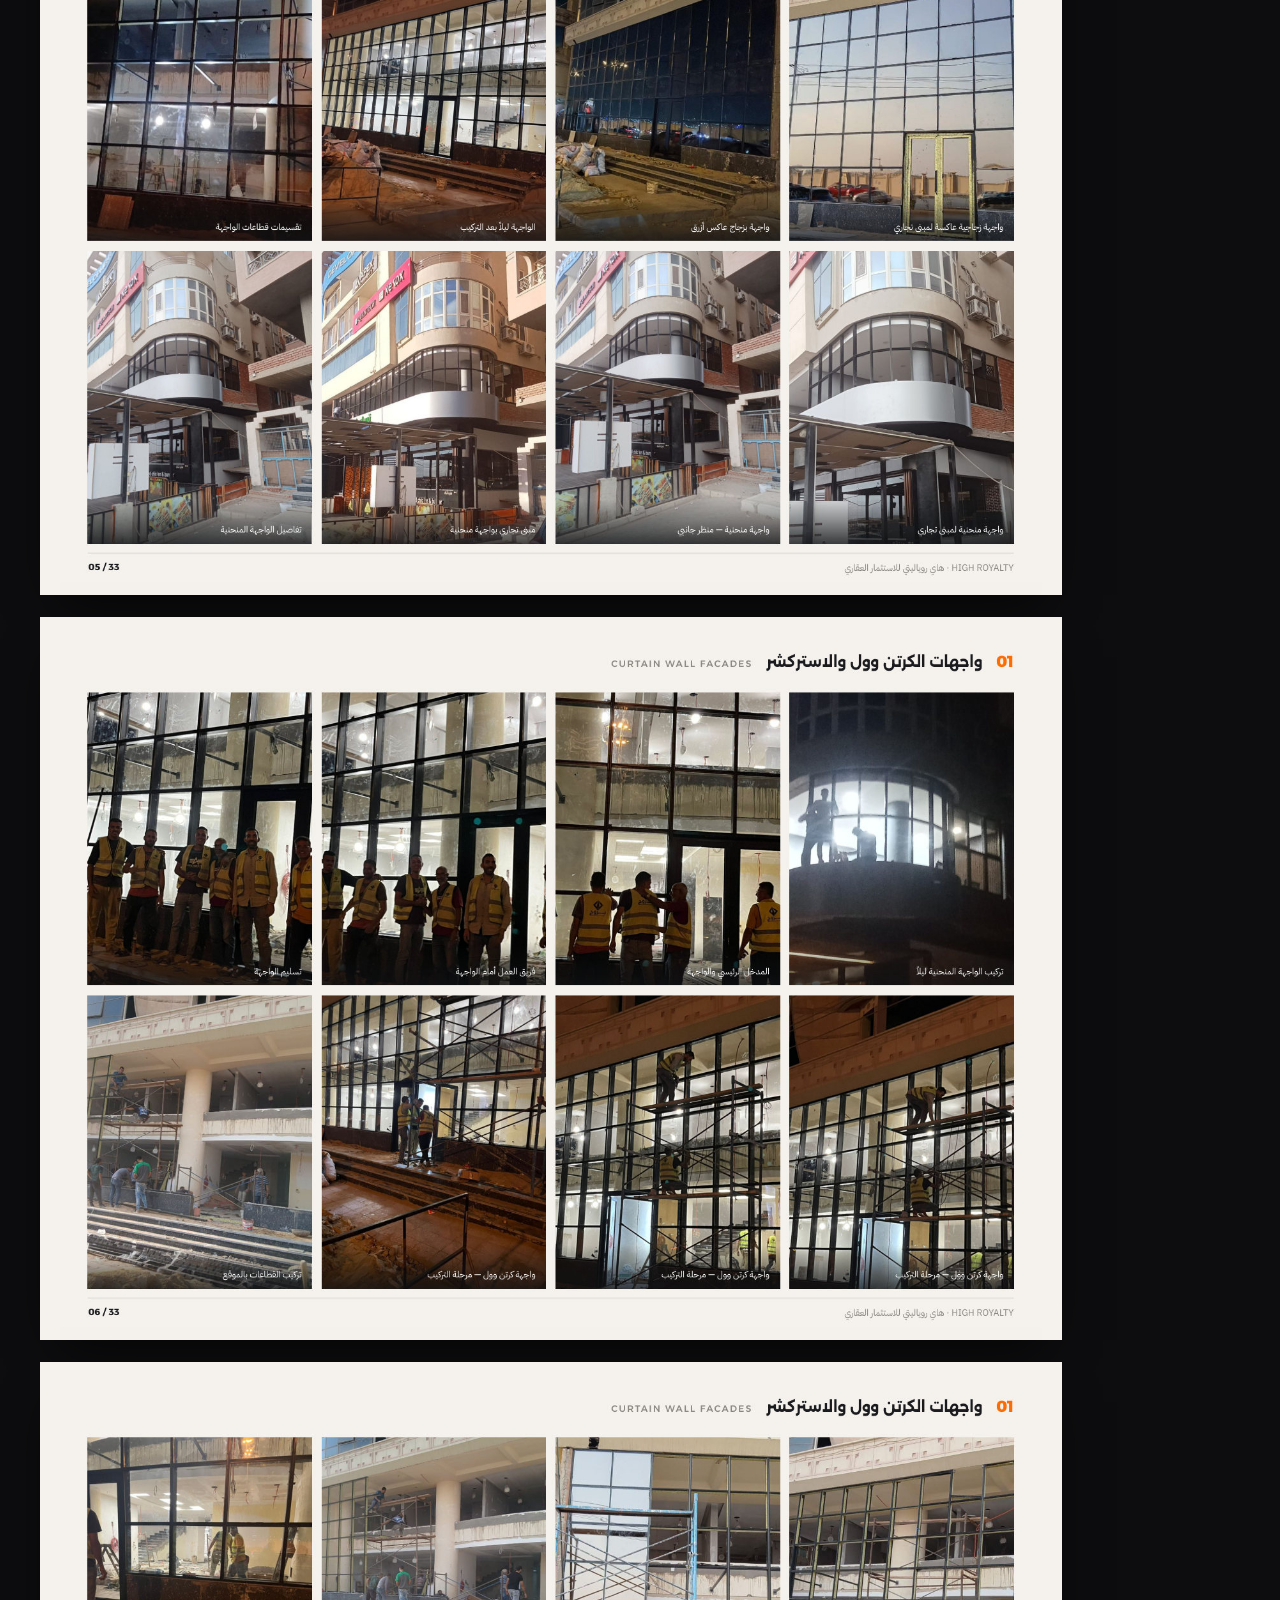
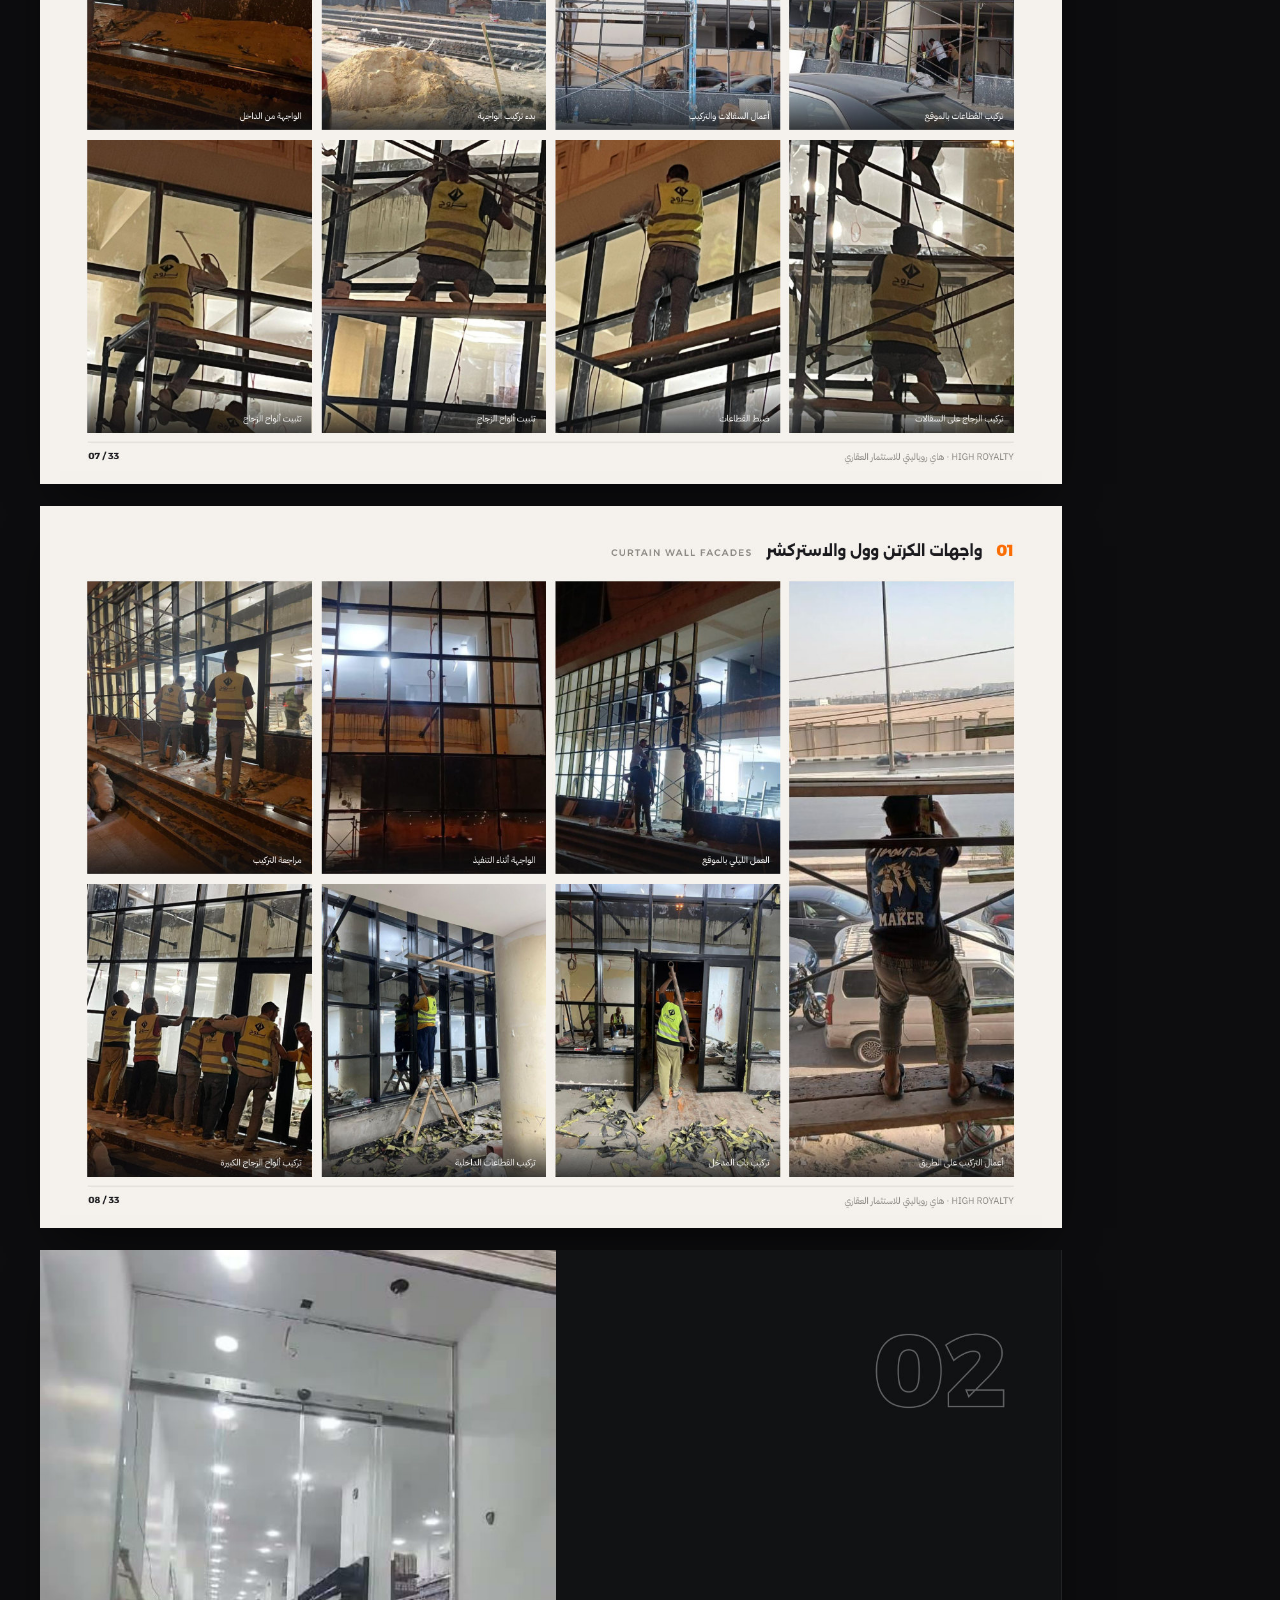
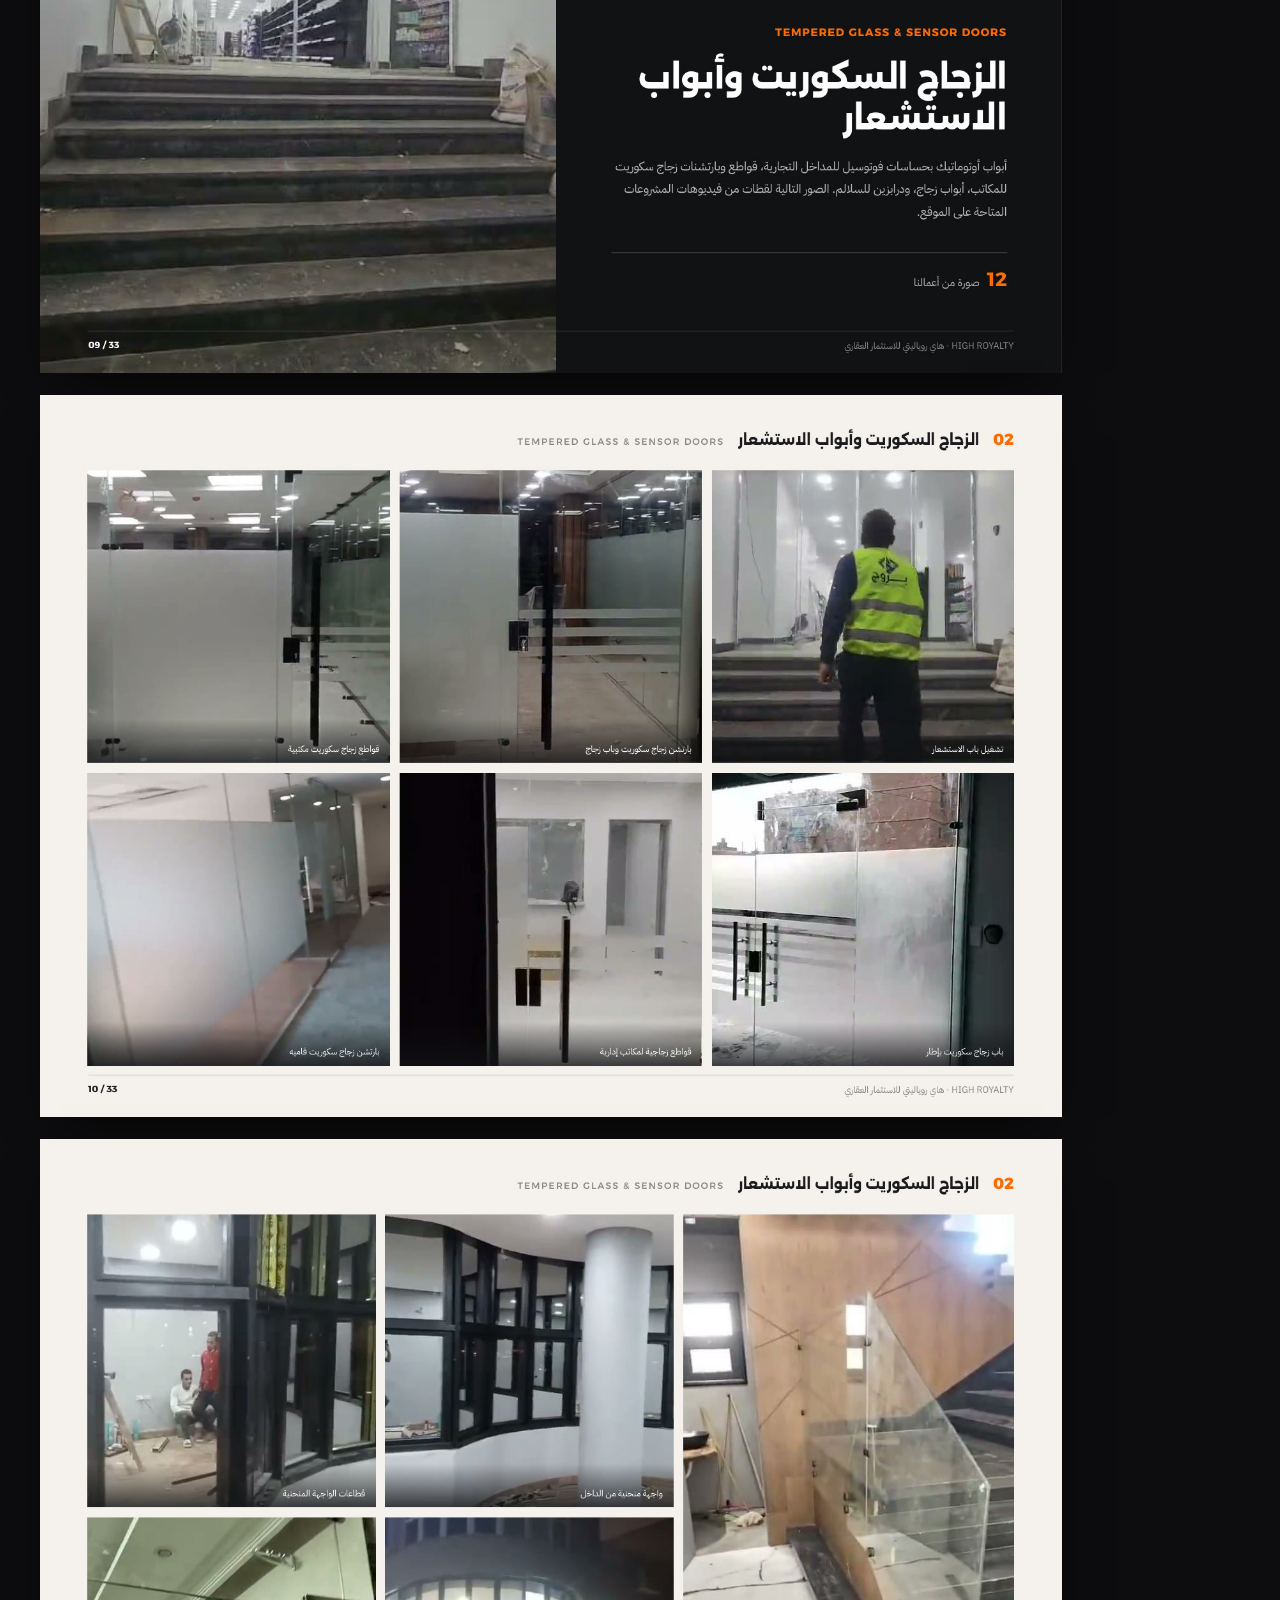
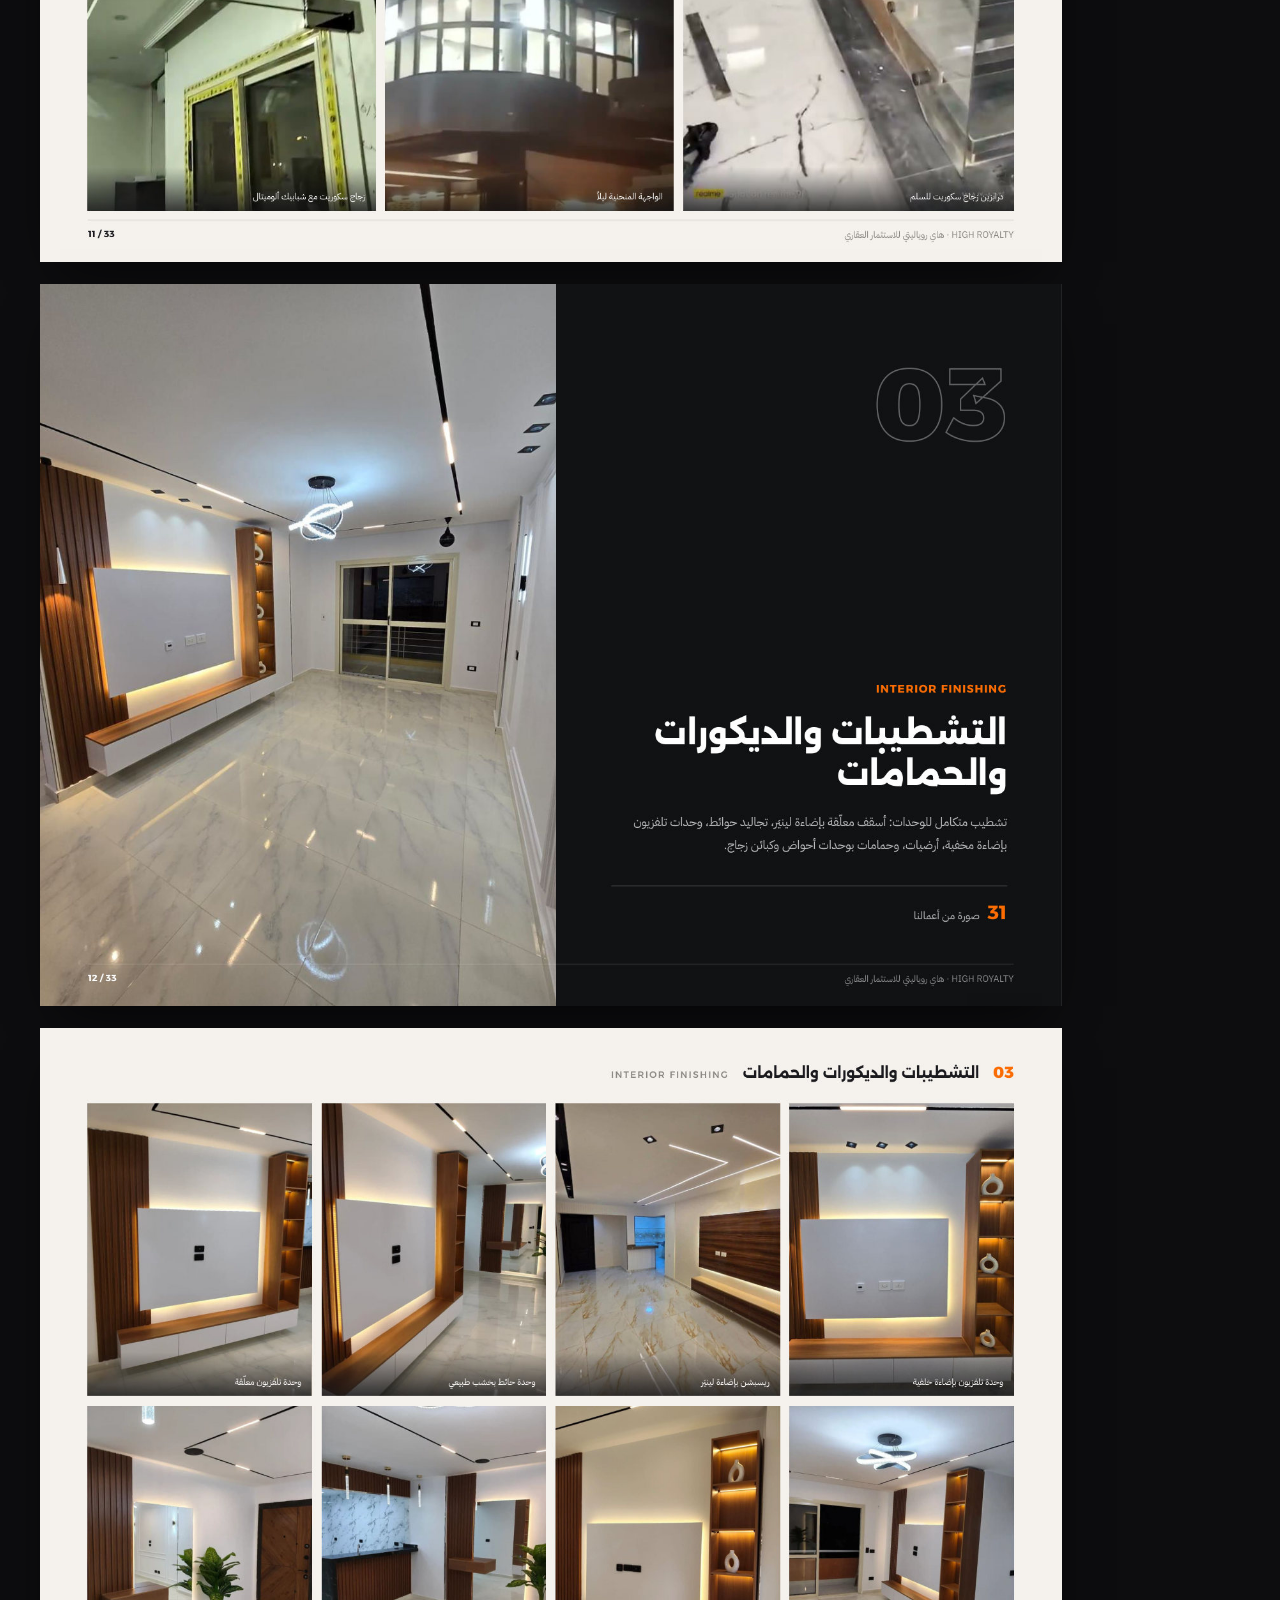
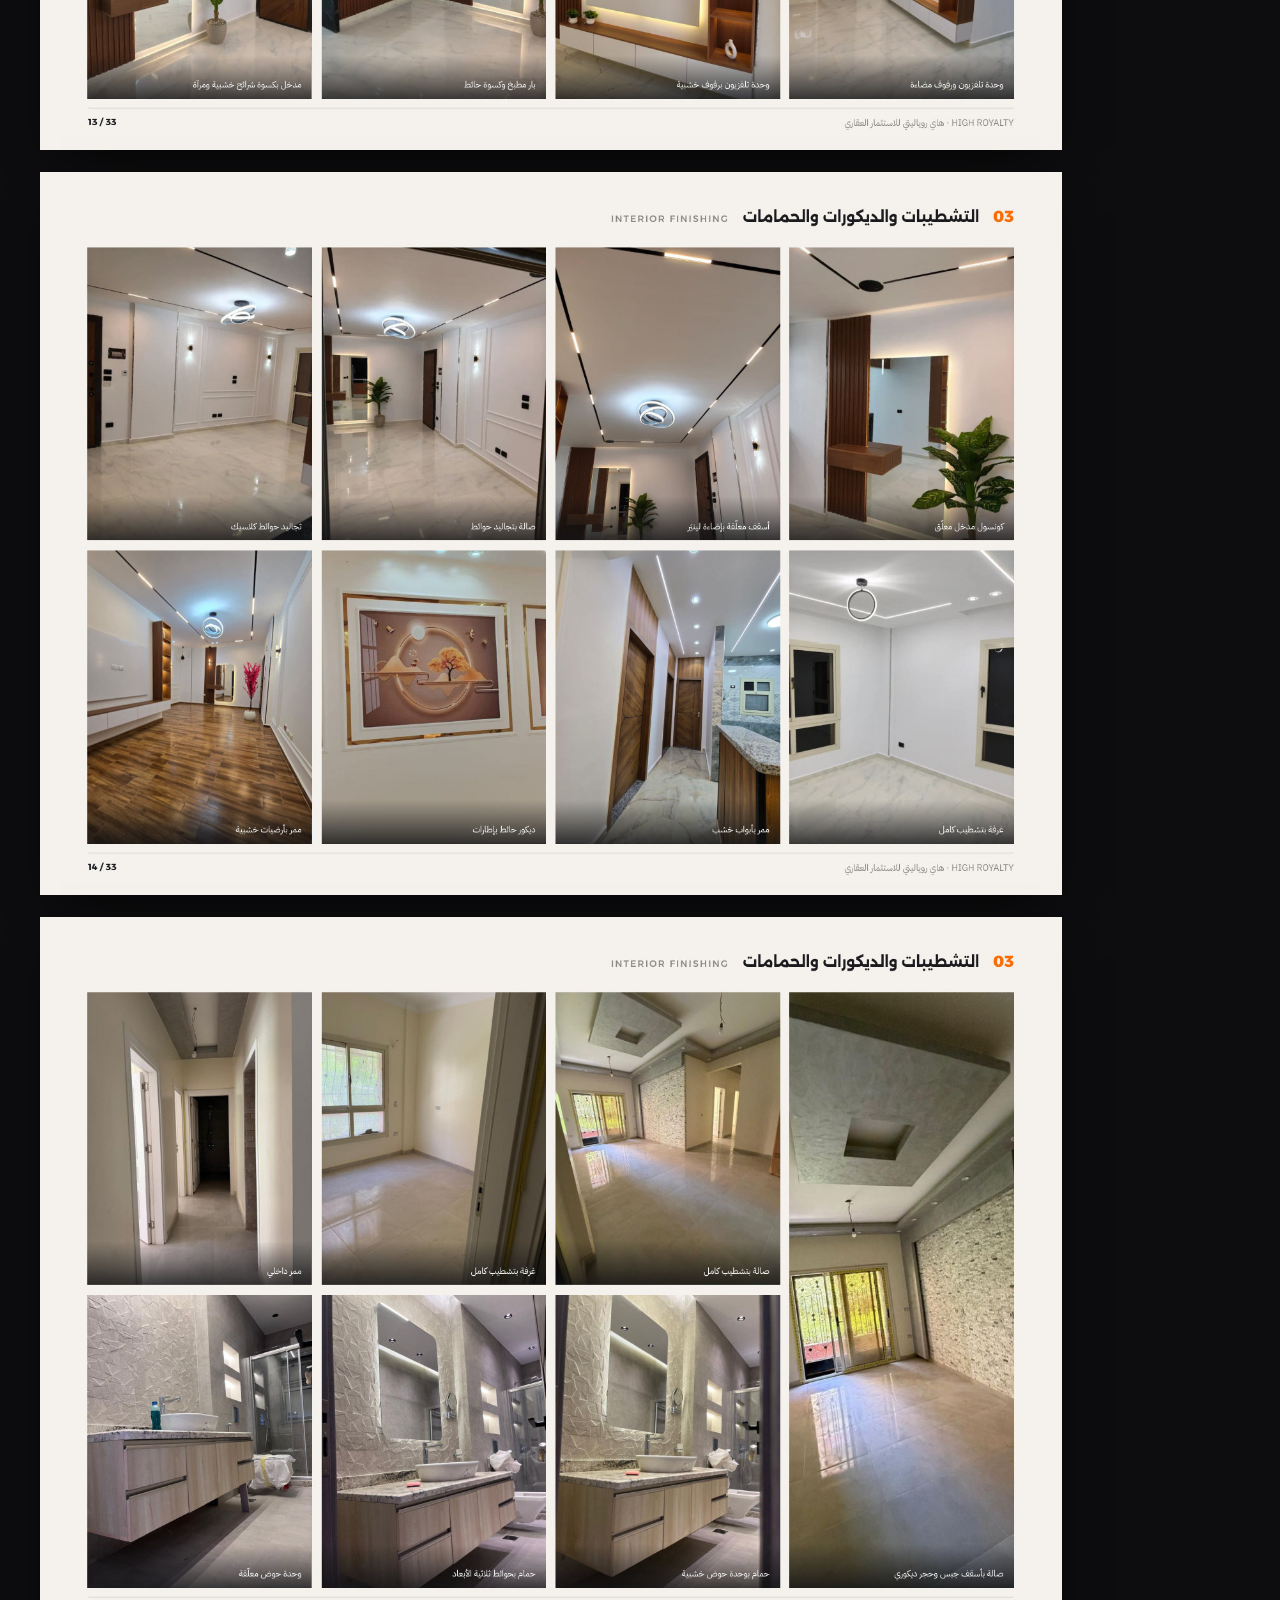
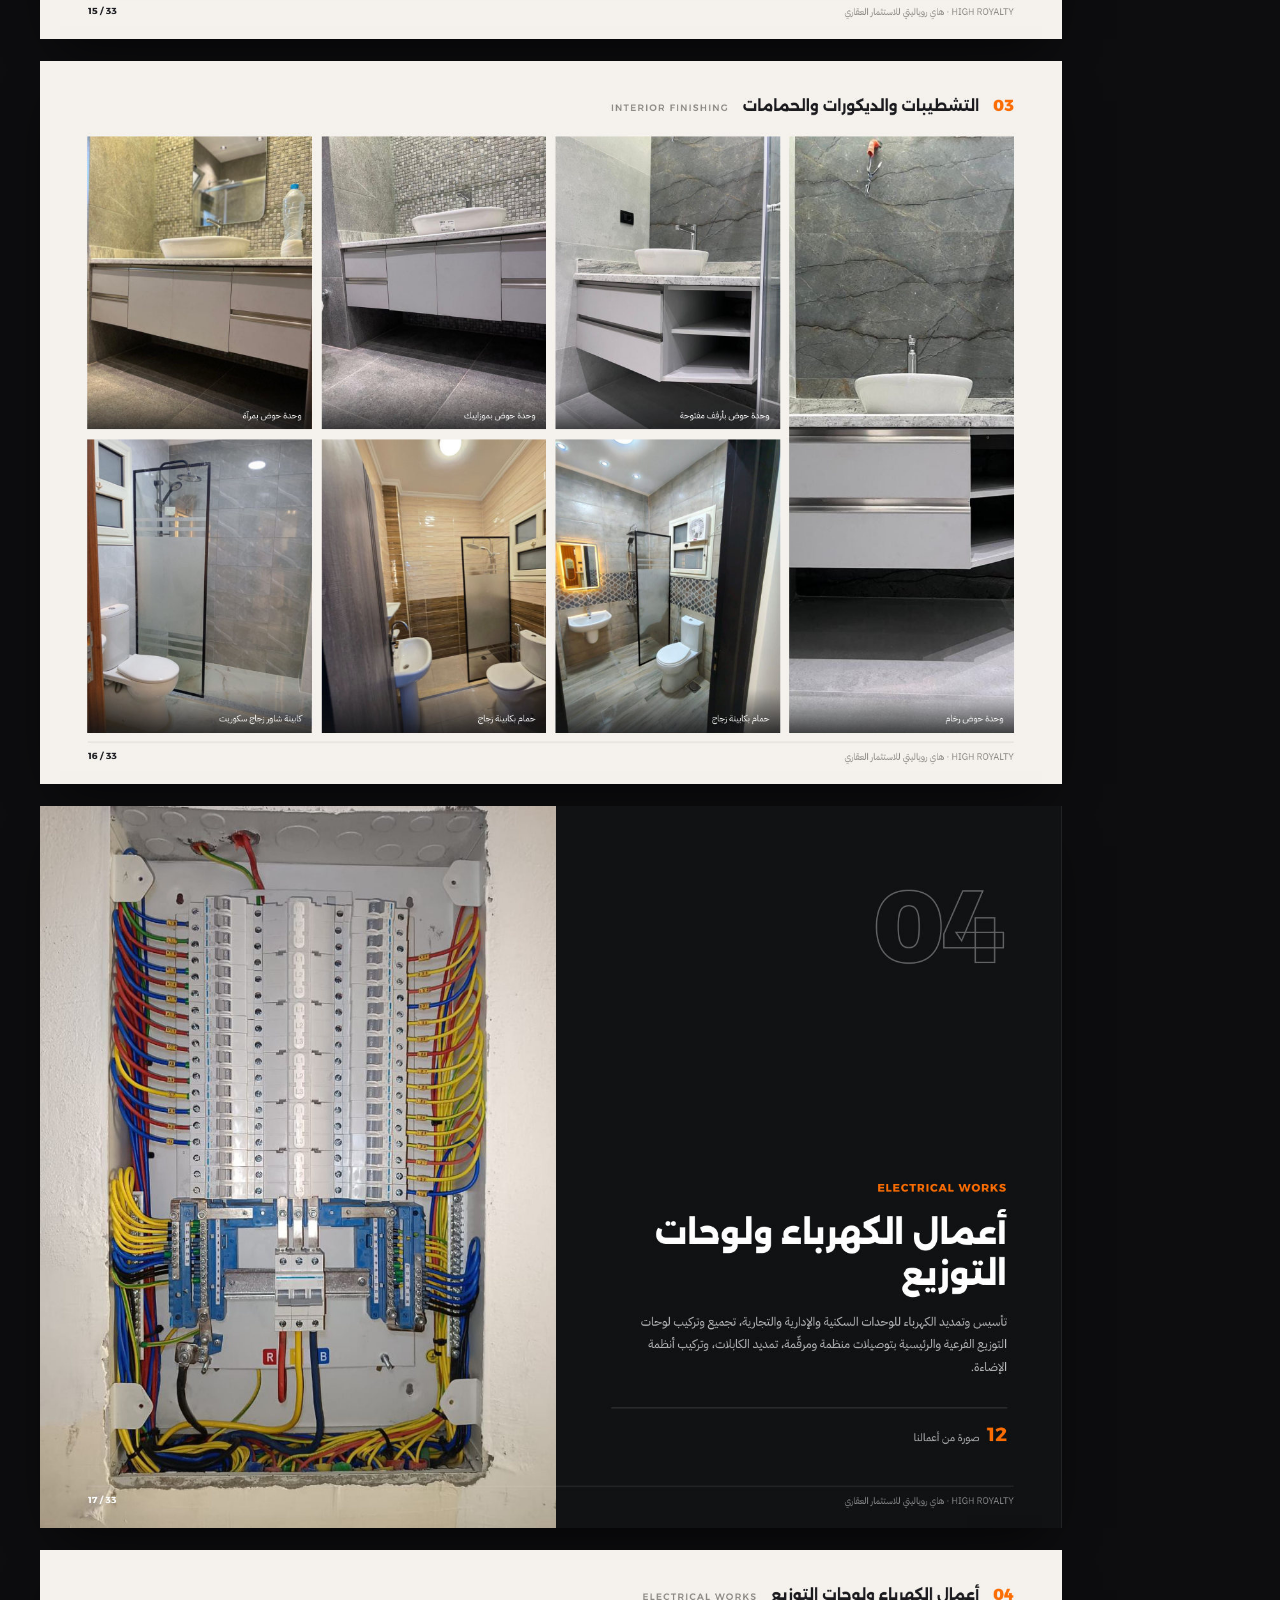
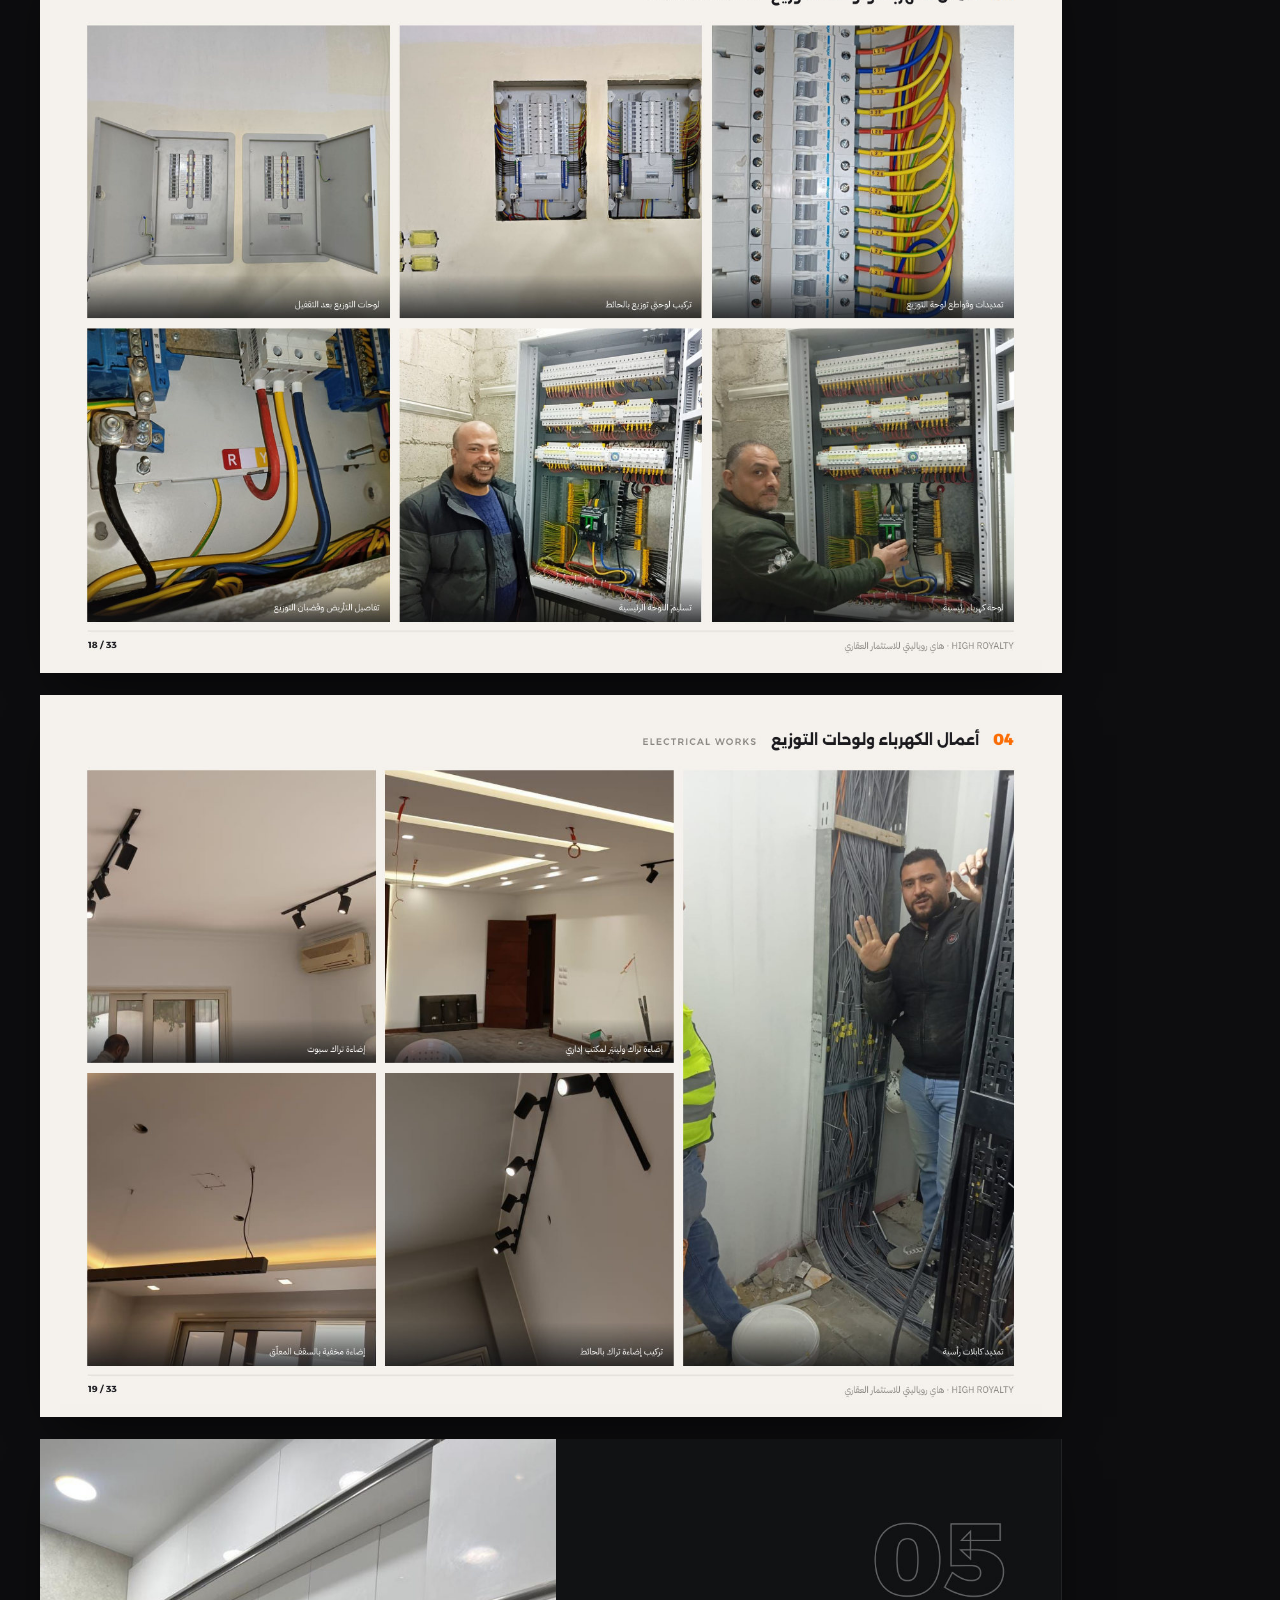
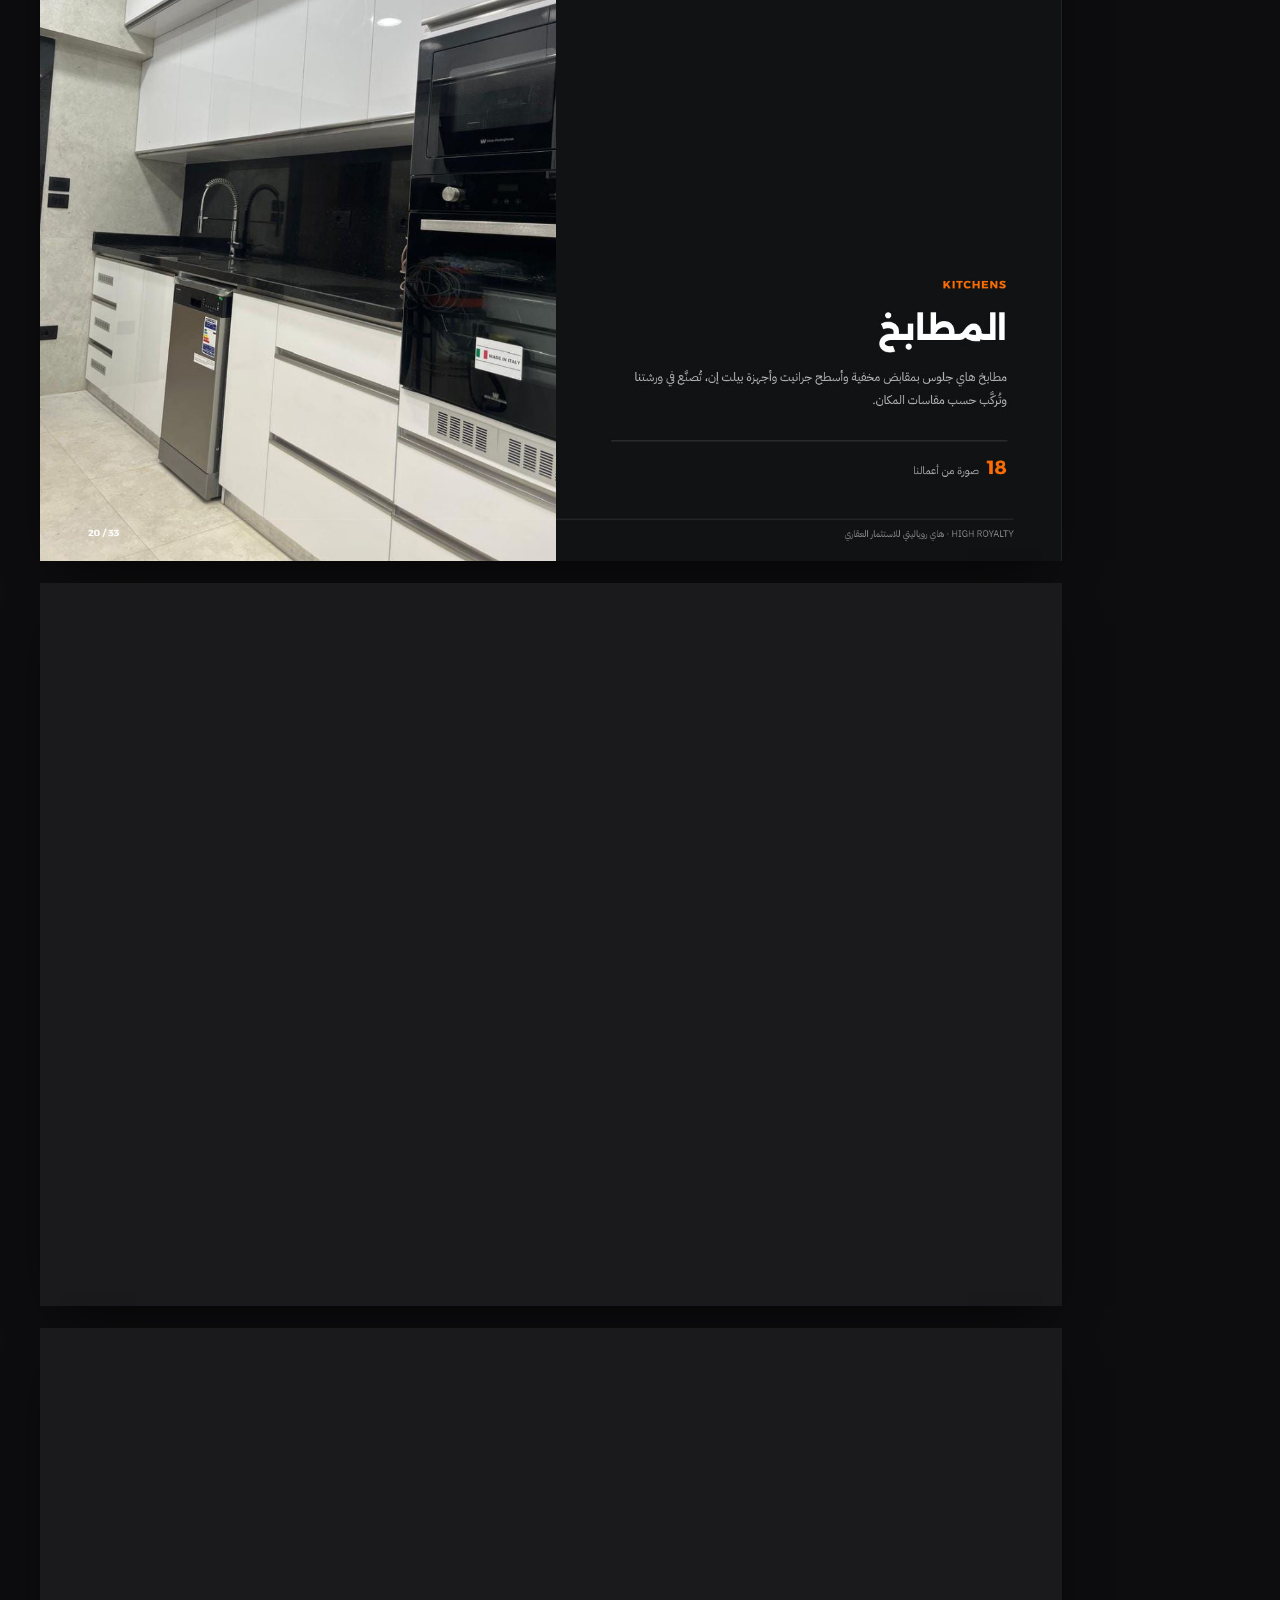
<file: catalog/index.html>
<!doctype html>
<html lang="ar" dir="rtl">
<head>
<meta charset="utf-8">
<meta name="viewport" content="width=device-width, initial-scale=1, viewport-fit=cover">
<title>كتالوج أعمال هاي روياليتي 2026</title>
<meta name="description" content="كتالوج أعمال هاي روياليتي للاستثمار العقاري 2026 — واجهات كرتن وول، زجاج سكوريت وأبواب استشعار، تشطيبات، مطابخ، دريسنج وأعمال خشبية.">
<meta name="theme-color" content="#111214">
<link rel="icon" type="image/png" href="../assets/favicon.png">
<link rel="stylesheet" href="../assets/css/style.css">
<style>
  body{background:#0d0d0f;color:#fff}
  .bar{position:sticky;top:0;z-index:20;background:rgba(17,18,20,.94);backdrop-filter:blur(10px);-webkit-backdrop-filter:blur(10px);border-bottom:1px solid var(--line-dark)}
  .bar .wrap{max-width:1500px;display:flex;align-items:center;gap:14px;height:66px}
  .bar .brand img{height:36px}
  .bar-title{font-family:var(--head);font-weight:700;font-size:15px;white-space:nowrap;overflow:hidden;text-overflow:ellipsis}
  .bar-title small{display:block;font-family:var(--body);font-weight:400;font-size:12px;color:var(--muted-dark)}
  .bar-sp{flex:1}
  .count{font-family:var(--head);font-size:14px;color:var(--muted-dark);direction:ltr;min-width:64px;text-align:center}
  .count b{color:#fff}
  .tb{display:inline-flex;align-items:center;gap:8px;height:42px;padding:0 16px;border-radius:var(--radius);border:1px solid var(--line-dark);background:transparent;color:#fff;font-size:14px;font-weight:500;white-space:nowrap;transition:background .2s,border-color .2s}
  .tb:hover{background:rgba(255,255,255,.08);border-color:rgba(255,255,255,.35)}
  .tb.primary{background:var(--brand);border-color:var(--brand)}
  .tb.primary:hover{background:var(--brand-deep)}
  .tb svg{width:17px;height:17px}
  .layout{max-width:1500px;margin:0 auto;display:grid;grid-template-columns:150px 1fr;gap:28px;padding:28px var(--gutter) 60px}
  .thumbs{position:sticky;top:94px;height:calc(100vh - 120px);overflow-y:auto;display:flex;flex-direction:column;gap:12px;padding-inline-end:6px;scrollbar-width:thin;scrollbar-color:#333 transparent}
  .thumbs button{border:1px solid transparent;padding:0;background:#1a1a1d;border-radius:2px;position:relative;opacity:.55;transition:opacity .2s,border-color .2s;flex:none}
  .thumbs button:hover{opacity:.9}
  .thumbs button.on{opacity:1;border-color:var(--brand)}
  .thumbs img{width:100%;aspect-ratio:1600/1131;object-fit:cover}
  .thumbs span{position:absolute;bottom:4px;inset-inline-start:4px;font-size:11px;background:rgba(0,0,0,.7);padding:0 6px;border-radius:2px;direction:ltr;font-family:var(--head)}
  .pages{display:flex;flex-direction:column;gap:22px;align-items:center;min-width:0}
  .pg{width:100%;max-width:1200px;aspect-ratio:1600/1131;background:#1a1a1d;box-shadow:0 20px 50px -20px rgba(0,0,0,.8);position:relative}
  .pg img{width:100%;height:100%;object-fit:contain;opacity:0;transition:opacity .4s}
  .pg img.loaded{opacity:1}
  /* presentation mode */
  .present .layout{display:none}
  .stage{display:none;position:fixed;inset:66px 0 0;align-items:center;justify-content:center;padding:18px 76px;touch-action:pan-y}
  .present .stage{display:flex}
  .stage img{max-width:100%;max-height:100%;object-fit:contain;box-shadow:0 20px 50px -20px rgba(0,0,0,.8)}
  .stage .icon-btn{position:absolute;top:50%;transform:translateY(-50%)}
  .s-prev{inset-inline-start:16px}.s-next{inset-inline-end:16px}
  @media (max-width:900px){
    .layout{grid-template-columns:1fr;padding:14px 10px 40px}
    .thumbs{display:none}
    .pages{gap:12px}
    .hide-m{display:none}
    .bar .wrap{gap:8px}
    .tb{padding:0 12px}
    .stage{padding:12px 8px 80px}
    .stage .icon-btn{top:auto;bottom:18px;transform:none}
  }
  @media (max-width:480px){.bar-title{display:none}.tb .lbl{display:none}.tb{width:42px;padding:0;justify-content:center}.tb.primary{width:auto;padding:0 12px}.tb.primary .lbl{display:inline}}
</style>
</head>
<body>
<div class="bar">
  <div class="wrap">
    <a class="brand" href="../index.html#catalog" aria-label="العودة للموقع"><img src="../assets/mark-light.png" alt="هاي روياليتي" width="675" height="629"></a>
    <div class="bar-title">كتالوج الأعمال 2026<small>هاي روياليتي للاستثمار العقاري</small></div>
    <div class="bar-sp"></div>
    <div class="count" id="count"><b>1</b> / 30</div>
    <button class="tb" id="modeBtn" type="button" aria-pressed="false"><svg viewBox="0 0 24 24" fill="none" stroke="currentColor" stroke-width="1.5"><rect x="3" y="5" width="18" height="13" rx="1"/><path d="M8 21h8"/></svg><span class="lbl">عرض تقديمي</span></button>
    <button class="tb hide-m" id="fsBtn" type="button"><svg viewBox="0 0 24 24" fill="none" stroke="currentColor" stroke-width="1.5"><path d="M4 9V4h5M20 9V4h-5M4 15v5h5M20 15v5h-5"/></svg><span class="lbl">ملء الشاشة</span></button>
    <a class="tb primary" href="High-Royalty-Catalog-2026.pdf" download><svg viewBox="0 0 24 24" fill="none" stroke="currentColor" stroke-width="1.6"><path d="M12 4v11m0 0-4.5-4.5M12 15l4.5-4.5M5 19.5h14"/></svg><span class="lbl">تحميل PDF</span></a>
  </div>
</div>

<div class="layout">
  <nav class="thumbs" id="thumbs" aria-label="صفحات الكتالوج"></nav>
  <main class="pages" id="pages"></main>
</div>
<div class="stage" id="stage">
  <button class="icon-btn s-prev" id="sPrev" aria-label="الصفحة السابقة"><svg viewBox="0 0 24 24" fill="none" stroke="currentColor" stroke-width="1.5"><path d="m9 5 7 7-7 7"/></svg></button>
  <img id="sImg" alt="">
  <button class="icon-btn s-next" id="sNext" aria-label="الصفحة التالية"><svg viewBox="0 0 24 24" fill="none" stroke="currentColor" stroke-width="1.5"><path d="m15 5-7 7 7 7"/></svg></button>
</div>

<script src="pages/pages.js"></script>
<script>
(function () {
  var P = window.HR_PAGES || [], N = P.length, cur = 0;
  var pagesEl = document.getElementById('pages'), thumbsEl = document.getElementById('thumbs'), countEl = document.getElementById('count');
  var sImg = document.getElementById('sImg');
  function setCount(i) {
    cur = i; countEl.innerHTML = '<b>' + (i + 1) + '</b> / ' + N;
    var t = thumbsEl.children;
    for (var k = 0; k < t.length; k++) t[k].classList.toggle('on', k === i);
    if (t[i] && document.activeElement !== t[i]) {
      var tb = thumbsEl.getBoundingClientRect(), r = t[i].getBoundingClientRect();
      if (r.top < tb.top || r.bottom > tb.bottom) thumbsEl.scrollTop += r.top - tb.top - 40;
    }
  }
  var lazy = 'IntersectionObserver' in window ? new IntersectionObserver(function (es) {
    es.forEach(function (e) { if (e.isIntersecting) { var im = e.target; im.src = im.dataset.src; lazy.unobserve(im); } });
  }, { rootMargin: '800px 0px' }) : null;
  P.forEach(function (f, i) {
    var d = document.createElement('div'); d.className = 'pg'; d.id = 'p' + (i + 1);
    var im = document.createElement('img'); im.alt = 'صفحة ' + (i + 1) + ' من الكتالوج'; im.decoding = 'async';
    im.onload = function () { im.classList.add('loaded'); };
    im.dataset.src = 'pages/' + f;
    if (lazy && i > 1) lazy.observe(im); else im.src = im.dataset.src;
    d.appendChild(im); pagesEl.appendChild(d);
    var b = document.createElement('button'); b.type = 'button'; b.setAttribute('aria-label', 'الانتقال إلى صفحة ' + (i + 1));
    b.innerHTML = '<img src="pages/' + f + '" alt="" loading="lazy"><span>' + (i + 1) + '</span>';
    b.addEventListener('click', function () { d.scrollIntoView({ behavior: 'smooth', block: 'start' }); });
    thumbsEl.appendChild(b);
  });
  if ('IntersectionObserver' in window) {
    var vis = new IntersectionObserver(function (es) {
      es.forEach(function (e) { if (e.isIntersecting) setCount(+e.target.id.slice(1) - 1); });
    }, { rootMargin: '-45% 0px -45% 0px' });
    pagesEl.querySelectorAll('.pg').forEach(function (p) { vis.observe(p); });
  }
  document.documentElement.style.scrollPaddingTop = '86px';
  setCount(0);

  /* presentation mode */
  var body = document.body, modeBtn = document.getElementById('modeBtn');
  function go(i) { i = Math.max(0, Math.min(N - 1, i)); sImg.src = 'pages/' + P[i]; sImg.alt = 'صفحة ' + (i + 1); setCount(i); if (P[i + 1]) (new Image()).src = 'pages/' + P[i + 1]; }
  function setMode(on) {
    var at = cur;
    body.classList.toggle('present', on); modeBtn.setAttribute('aria-pressed', on);
    modeBtn.querySelector('.lbl').textContent = on ? 'عرض متصل' : 'عرض تقديمي';
    if (on) go(at); else { var el = document.getElementById('p' + (at + 1)); if (el) el.scrollIntoView({ block: 'start' }); }
  }
  modeBtn.addEventListener('click', function () { setMode(!body.classList.contains('present')); });
  document.getElementById('sNext').addEventListener('click', function () { go(cur + 1); });
  document.getElementById('sPrev').addEventListener('click', function () { go(cur - 1); });
  document.addEventListener('keydown', function (e) {
    if (!body.classList.contains('present')) return;
    if (e.key === 'ArrowLeft' || e.key === 'PageDown' || e.key === ' ') { e.preventDefault(); go(cur + 1); }
    else if (e.key === 'ArrowRight' || e.key === 'PageUp') { e.preventDefault(); go(cur - 1); }
    else if (e.key === 'Home') go(0); else if (e.key === 'End') go(N - 1);
    else if (e.key === 'Escape') setMode(false);
  });
  var st = document.getElementById('stage'), x0 = null;
  st.addEventListener('touchstart', function (e) { x0 = e.touches[0].clientX; }, { passive: true });
  st.addEventListener('touchend', function (e) { if (x0 === null) return; var dx = e.changedTouches[0].clientX - x0; if (Math.abs(dx) > 45) go(cur + (dx > 0 ? 1 : -1)); x0 = null; });

  var fsBtn = document.getElementById('fsBtn');
  if (!document.documentElement.requestFullscreen) fsBtn.style.display = 'none';
  fsBtn.addEventListener('click', function () {
    if (document.fullscreenElement) document.exitFullscreen();
    else document.documentElement.requestFullscreen().then(function () { if (!body.classList.contains('present')) setMode(true); }).catch(function () {});
  });
})();
</script>
</body>
</html>
</file>
<file: assets/css/style.css>
/* High Royalty — main stylesheet */
@font-face{font-family:"Plex";src:url(../fonts/ibm-plex-sans-arabic-arabic-400.woff2) format("woff2");font-weight:400;font-display:swap;unicode-range:U+0600-06FF,U+0750-077F,U+0870-08FF,U+FB50-FDFF,U+FE70-FEFF,U+200C-200E}
@font-face{font-family:"Plex";src:url(../fonts/ibm-plex-sans-arabic-arabic-500.woff2) format("woff2");font-weight:500;font-display:swap;unicode-range:U+0600-06FF,U+0750-077F,U+0870-08FF,U+FB50-FDFF,U+FE70-FEFF,U+200C-200E}
@font-face{font-family:"Plex";src:url(../fonts/ibm-plex-sans-arabic-arabic-700.woff2) format("woff2");font-weight:700;font-display:swap;unicode-range:U+0600-06FF,U+0750-077F,U+0870-08FF,U+FB50-FDFF,U+FE70-FEFF,U+200C-200E}
@font-face{font-family:"Plex";src:url(../fonts/ibm-plex-sans-arabic-latin-400.woff2) format("woff2");font-weight:400 500;font-display:swap;unicode-range:U+0000-00FF,U+2000-206F}
@font-face{font-family:"Plex";src:url(../fonts/ibm-plex-sans-arabic-latin-700.woff2) format("woff2");font-weight:700;font-display:swap;unicode-range:U+0000-00FF,U+2000-206F}
@font-face{font-family:"Alex";src:url(../fonts/alexandria-arabic-500.woff2) format("woff2");font-weight:500;font-display:swap;unicode-range:U+0600-06FF,U+0750-077F,U+0870-08FF,U+FB50-FDFF,U+FE70-FEFF}
@font-face{font-family:"Alex";src:url(../fonts/alexandria-arabic-700.woff2) format("woff2");font-weight:700;font-display:swap;unicode-range:U+0600-06FF,U+0750-077F,U+0870-08FF,U+FB50-FDFF,U+FE70-FEFF}
@font-face{font-family:"Alex";src:url(../fonts/alexandria-arabic-800.woff2) format("woff2");font-weight:800;font-display:swap;unicode-range:U+0600-06FF,U+0750-077F,U+0870-08FF,U+FB50-FDFF,U+FE70-FEFF}
@font-face{font-family:"Alex";src:url(../fonts/alexandria-latin-500.woff2) format("woff2");font-weight:500;font-display:swap;unicode-range:U+0000-00FF,U+2000-206F}
@font-face{font-family:"Alex";src:url(../fonts/alexandria-latin-700.woff2) format("woff2");font-weight:700;font-display:swap;unicode-range:U+0000-00FF,U+2000-206F}
@font-face{font-family:"Alex";src:url(../fonts/alexandria-latin-800.woff2) format("woff2");font-weight:800;font-display:swap;unicode-range:U+0000-00FF,U+2000-206F}

:root{
  --ink:#111214;--ink-2:#18191c;--ink-3:#232428;
  --paper:#f6f3ee;--paper-2:#ece7df;--white:#fff;
  --brand:#fe6d02;--brand-deep:#d95a00;--brand-soft:#fff1e6;
  --text:#1b1c1f;--muted:#66645f;--muted-dark:#a3a19c;
  --line:rgba(17,18,20,.12);--line-dark:rgba(255,255,255,.12);
  --radius:4px;--max:1240px;--gutter:clamp(16px,4vw,40px);
  --head:"Alex","Plex",system-ui,sans-serif;--body:"Plex",system-ui,"Segoe UI",Tahoma,sans-serif;
  --ease:cubic-bezier(.2,.7,.2,1);
}
*,*::before,*::after{box-sizing:border-box}
html{scroll-behavior:smooth;scroll-padding-top:84px;-webkit-text-size-adjust:100%}
body{margin:0;font-family:var(--body);font-size:17px;line-height:1.8;color:var(--text);background:var(--paper);overflow-x:hidden;-webkit-font-smoothing:antialiased}
img,video{max-width:100%;display:block}
a{color:inherit;text-decoration:none}
button{font:inherit;cursor:pointer;color:inherit}
h1,h2,h3,h4{font-family:var(--head);line-height:1.35;margin:0;font-weight:700;letter-spacing:0}
p{margin:0 0 1em}
.ltr{direction:ltr;unicode-bidi:isolate;display:inline-block}
.wrap{max-width:var(--max);margin-inline:auto;padding-inline:var(--gutter)}
.sr{position:absolute;width:1px;height:1px;overflow:hidden;clip:rect(0 0 0 0);white-space:nowrap}
:focus-visible{outline:2px solid var(--brand);outline-offset:3px}

/* buttons */
.btn{display:inline-flex;align-items:center;justify-content:center;gap:.7em;min-height:52px;padding:0 28px;border-radius:var(--radius);font-family:var(--head);font-weight:700;font-size:15.5px;border:1px solid transparent;transition:background .25s,color .25s,border-color .25s,transform .25s var(--ease)}
.btn svg{width:18px;height:18px;flex:none}
.btn-primary{background:var(--brand);color:#fff}
.btn-primary:hover{background:var(--brand-deep)}
.btn-ghost{border-color:rgba(255,255,255,.35);color:#fff}
.btn-ghost:hover{border-color:#fff;background:rgba(255,255,255,.06)}
.btn-dark{background:var(--ink);color:#fff}
.btn-dark:hover{background:var(--ink-3)}
.btn-line{border-color:var(--line);color:var(--text);background:transparent}
.btn-line:hover{border-color:var(--text)}
.arrow{display:inline-block;width:18px;height:1.5px;background:currentColor;position:relative;transition:width .25s var(--ease);flex:none}
.arrow::before{content:"";position:absolute;left:1px;top:50%;width:7px;height:7px;border-left:1.5px solid currentColor;border-bottom:1.5px solid currentColor;transform:translateY(-50%) rotate(45deg)}
.btn:hover .arrow{width:26px}

/* header */
.header{position:fixed;inset-inline:0;top:0;z-index:50;transition:background .35s,box-shadow .35s,height .35s}
.header .wrap{display:flex;align-items:center;justify-content:space-between;height:84px;gap:24px;transition:height .35s}
.header.scrolled{background:rgba(17,18,20,.94);backdrop-filter:saturate(140%) blur(10px);-webkit-backdrop-filter:saturate(140%) blur(10px);box-shadow:0 1px 0 var(--line-dark)}
.header.scrolled .wrap{height:68px}
.brand{display:flex;align-items:center;gap:12px;color:#fff;flex:none}
.brand img{height:46px;width:auto;transition:height .35s}
.header.scrolled .brand img{height:38px}
.brand-txt{display:flex;flex-direction:column;line-height:1.2}
.brand-txt b{font-family:var(--head);font-weight:800;font-size:16px;letter-spacing:.06em;direction:ltr}
.brand-txt small{font-size:12px;color:var(--muted-dark)}
.nav{display:flex;align-items:center;gap:4px}
.nav a{color:rgba(255,255,255,.82);font-size:15px;font-weight:500;padding:8px 12px;position:relative;transition:color .2s}
.nav a::after{content:"";position:absolute;inset-inline:12px;bottom:2px;height:1px;background:var(--brand);transform:scaleX(0);transition:transform .3s var(--ease)}
.nav a:hover,.nav a.active{color:#fff}
.nav a:hover::after,.nav a.active::after{transform:scaleX(1)}
.head-cta{display:flex;align-items:center;gap:10px}
.head-cta .btn{min-height:44px;padding:0 20px;font-size:14.5px}
.menu-btn{display:none;width:46px;height:46px;border:1px solid var(--line-dark);background:transparent;border-radius:var(--radius);position:relative}
.menu-btn span{position:absolute;inset-inline:12px;height:1.5px;background:#fff;transition:transform .3s,opacity .3s}
.menu-btn span:nth-child(1){top:16px}.menu-btn span:nth-child(2){top:22px}.menu-btn span:nth-child(3){top:28px}
.menu-open .menu-btn span:nth-child(1){transform:translateY(6px) rotate(45deg)}
.menu-open .menu-btn span:nth-child(2){opacity:0}
.menu-open .menu-btn span:nth-child(3){transform:translateY(-6px) rotate(-45deg)}

/* hero */
.hero{position:relative;min-height:min(100vh,980px);min-height:min(100svh,980px);display:flex;align-items:flex-end;color:#fff;background:var(--ink);overflow:hidden}
.hero-media{position:absolute;inset:0}
.hero-media img{width:100%;height:100%;object-fit:cover;transform:scale(1.06);animation:heroZoom 14s var(--ease) forwards}
@keyframes heroZoom{to{transform:scale(1)}}
.hero-media::after{content:"";position:absolute;inset:0;background:linear-gradient(180deg,rgba(17,18,20,.55) 0%,rgba(17,18,20,.25) 35%,rgba(17,18,20,.85) 78%,var(--ink) 100%),linear-gradient(270deg,rgba(17,18,20,.7),rgba(17,18,20,0) 70%)}
.hero-grid{position:absolute;inset:0;pointer-events:none;background-image:linear-gradient(to left,rgba(255,255,255,.06) 1px,transparent 1px);background-size:calc(100%/6) 100%}
.hero-inner{position:relative;width:100%;padding-top:140px;padding-bottom:56px}
.eyebrow{display:inline-flex;align-items:center;gap:12px;font-size:14px;font-weight:500;color:var(--brand);letter-spacing:.02em;margin-bottom:22px}
.eyebrow::before{content:"";width:34px;height:1px;background:currentColor}
.hero h1{font-size:clamp(36px,6.4vw,82px);font-weight:800;line-height:1.2;max-width:15ch}
.hero h1 em{font-style:normal;color:var(--brand)}
.hero-lead{font-size:clamp(16px,1.6vw,19px);color:rgba(255,255,255,.8);max-width:58ch;margin:26px 0 36px}
.hero-actions{display:flex;flex-wrap:wrap;gap:12px}
.hero-facts{margin-top:64px;display:grid;grid-template-columns:repeat(4,1fr);border-top:1px solid var(--line-dark)}
.hero-facts div{padding:22px 0 0;padding-inline-end:20px}
.hero-facts div+div{padding-inline-start:24px;border-inline-start:1px solid var(--line-dark)}
.hero-facts b{display:block;font-family:var(--head);font-size:clamp(18px,2vw,24px);font-weight:700;color:#fff}
.hero-facts span{font-size:13.5px;color:var(--muted-dark)}

/* sections */
section{position:relative}
.sec{padding:clamp(72px,10vw,130px) 0}
.sec-dark{background:var(--ink);color:#fff}
.sec-white{background:var(--white)}
.sec-head{display:grid;grid-template-columns:minmax(0,1fr) minmax(0,1fr);gap:32px 64px;align-items:end;margin-bottom:clamp(40px,6vw,72px)}
.sec-num{display:flex;align-items:center;gap:14px;font-family:var(--head);font-size:14px;font-weight:500;color:var(--brand);margin-bottom:18px}
.sec-num i{font-style:normal;direction:ltr}
.sec-num::after{content:"";width:48px;height:1px;background:currentColor;opacity:.6}
.sec-head h2{font-size:clamp(30px,4vw,50px);font-weight:800}
.sec-head p{color:var(--muted);margin:0;max-width:52ch}
.sec-dark .sec-head p{color:var(--muted-dark)}

/* about */
.about{display:grid;grid-template-columns:1.05fr 1fr;gap:clamp(36px,6vw,90px);align-items:center}
.about-media{position:relative;display:grid;grid-template-columns:1.25fr 1fr;grid-template-rows:auto auto;gap:14px}
.about-media figure{margin:0;overflow:hidden;border-radius:var(--radius);background:var(--paper-2)}
.about-media img{width:100%;height:100%;object-fit:cover}
.about-media .m1{grid-row:1/3;aspect-ratio:3/4.4}
.about-media .m2{aspect-ratio:1}
.about-media .m3{aspect-ratio:1}
.about-badge{position:absolute;inset-inline-start:-1px;bottom:-1px;background:var(--brand);color:#fff;padding:20px 24px;max-width:240px;border-radius:0 var(--radius) 0 0}
[dir=rtl] .about-badge{border-radius:var(--radius) 0 0 0}
.about-badge b{display:block;font-family:var(--head);font-size:30px;line-height:1.1;direction:ltr;text-align:right}
.about-badge span{font-size:14px;opacity:.9}
.about-text h3{font-size:clamp(24px,2.6vw,32px);margin-bottom:22px}
.about-text>p{color:var(--muted);font-size:17.5px}
.pillars{list-style:none;padding:0;margin:34px 0 0;display:grid;grid-template-columns:1fr 1fr;gap:0;border-top:1px solid var(--line)}
.pillars li{padding:22px 0;border-bottom:1px solid var(--line)}
.pillars li:nth-child(odd){padding-inline-end:22px}
.pillars li:nth-child(even){padding-inline-start:22px;border-inline-start:1px solid var(--line)}
.pillars b{display:block;font-family:var(--head);font-size:17px;margin-bottom:4px}
.pillars span{font-size:15px;color:var(--muted);line-height:1.7;display:block}

/* services */
.services{display:grid;grid-template-columns:repeat(3,1fr);gap:1px;background:var(--line);border:1px solid var(--line)}
.svc{background:var(--paper);display:flex;flex-direction:column;transition:background .3s}
.svc:hover{background:var(--white)}
.svc-img{aspect-ratio:16/11;overflow:hidden;position:relative;background:var(--paper-2)}
.svc-img img{width:100%;height:100%;object-fit:cover;transition:transform 1s var(--ease)}
.svc:hover .svc-img img{transform:scale(1.05)}
.svc-body{padding:28px 28px 32px;display:flex;flex-direction:column;flex:1}
.svc-n{font-family:var(--head);font-size:13px;color:var(--brand);direction:ltr;text-align:right;margin-bottom:10px;font-weight:700}
.svc h3{font-size:21px;margin-bottom:12px}
.svc p{color:var(--muted);font-size:15.5px;line-height:1.8}
.svc ul{list-style:none;margin:auto 0 0;padding:16px 0 0;border-top:1px solid var(--line);display:flex;flex-wrap:wrap;gap:6px 18px}
.svc li{font-size:14px;color:var(--text);position:relative;padding-inline-start:14px}
.svc li::before{content:"";position:absolute;inset-inline-start:0;top:.8em;width:6px;height:1px;background:var(--brand)}

/* process */
.steps{display:grid;grid-template-columns:repeat(4,1fr);border-top:1px solid var(--line-dark)}
.step{padding:34px 28px 10px 0;position:relative}
.step+.step{padding-inline-start:28px;border-inline-start:1px solid var(--line-dark)}
.step:first-child{padding-inline-start:0}
.step-n{font-family:var(--head);font-size:56px;font-weight:800;line-height:1;color:transparent;-webkit-text-stroke:1px rgba(255,255,255,.28);direction:ltr;text-align:right;margin-bottom:22px}
.step h3{font-size:19px;margin-bottom:10px}
.step p{font-size:15px;color:var(--muted-dark);line-height:1.8}
.step::before{content:"";position:absolute;top:-1px;inset-inline-start:0;width:0;height:2px;background:var(--brand);transition:width .9s var(--ease)}
.step+.step::before{inset-inline-start:-1px}
.in .step::before,.step.in::before{width:56px}

/* gallery */
.filters{display:flex;flex-wrap:wrap;gap:8px;margin-bottom:34px}
.filters button{border:1px solid var(--line);background:transparent;padding:10px 18px;border-radius:999px;font-size:14.5px;font-weight:500;color:var(--muted);transition:all .25s;min-height:44px}
.filters button:hover{color:var(--text);border-color:var(--text)}
.filters button[aria-pressed=true]{background:var(--ink);border-color:var(--ink);color:#fff}
.filters button sup{font-size:11px;margin-inline-start:4px;opacity:.6;direction:ltr;display:inline-block}
.grid{columns:4 260px;column-gap:14px}
.tile{break-inside:avoid;margin:0 0 14px;position:relative;overflow:hidden;border-radius:var(--radius);background:var(--paper-2);cursor:zoom-in;display:block;width:100%;border:0;padding:0;text-align:inherit}
.tile img{width:100%;height:auto;transition:transform .9s var(--ease),opacity .5s;opacity:0}
.tile img.loaded{opacity:1}
.tile:hover img{transform:scale(1.04)}
.tile figcaption{position:absolute;inset-inline:0;bottom:0;padding:40px 16px 14px;background:linear-gradient(transparent,rgba(17,18,20,.82));color:#fff;font-size:14px;line-height:1.5;opacity:0;transform:translateY(8px);transition:all .35s var(--ease)}
.tile figcaption small{display:block;color:var(--brand);font-size:12px;margin-bottom:2px}
.tile:hover figcaption,.tile:focus-visible figcaption{opacity:1;transform:none}
.more-wrap{text-align:center;margin-top:30px}

/* lightbox */
.lb{position:fixed;inset:0;z-index:100;background:#0a0a0c;display:none;flex-direction:column}
.lb.open{display:flex}
.lb-top{display:flex;justify-content:space-between;align-items:center;padding:14px var(--gutter);color:#fff;gap:16px}
.lb-count{font-family:var(--head);font-size:14px;color:var(--muted-dark);direction:ltr}
.lb-cap{font-size:15px;flex:1;text-align:center;color:#fff;overflow:hidden;text-overflow:ellipsis;white-space:nowrap}
.icon-btn{width:46px;height:46px;border-radius:50%;border:1px solid var(--line-dark);background:rgba(255,255,255,.04);display:grid;place-items:center;color:#fff;transition:background .2s,border-color .2s;flex:none}
.icon-btn:hover{background:rgba(255,255,255,.12);border-color:rgba(255,255,255,.4)}
.icon-btn svg{width:20px;height:20px}
.lb-stage{flex:1;position:relative;display:flex;align-items:center;justify-content:center;min-height:0;padding:0 72px 24px;touch-action:pan-y}
.lb-stage img{max-width:100%;max-height:100%;object-fit:contain;border-radius:2px;user-select:none;-webkit-user-drag:none}
.lb-prev,.lb-next{position:absolute;top:50%;transform:translateY(-50%)}
.lb-prev{inset-inline-start:16px}.lb-next{inset-inline-end:16px}

/* videos */
.vids{display:grid;grid-template-columns:repeat(4,1fr);gap:14px}
.vid{position:relative;border:0;padding:0;background:var(--ink-3);border-radius:var(--radius);overflow:hidden;aspect-ratio:9/14;text-align:start;color:#fff}
.vid img{width:100%;height:100%;object-fit:cover;opacity:.82;transition:transform .9s var(--ease),opacity .4s}
.vid:hover img{transform:scale(1.05);opacity:1}
.vid::after{content:"";position:absolute;inset:0;background:linear-gradient(180deg,transparent 45%,rgba(10,10,12,.9))}
.vid-play{position:absolute;top:16px;inset-inline-start:16px;z-index:2;width:48px;height:48px;border-radius:50%;background:rgba(255,255,255,.14);backdrop-filter:blur(6px);-webkit-backdrop-filter:blur(6px);border:1px solid rgba(255,255,255,.35);display:grid;place-items:center;transition:background .25s}
.vid:hover .vid-play{background:var(--brand);border-color:var(--brand)}
.vid-play svg{width:16px;height:16px;margin-inline-start:-2px}
[dir=rtl] .vid-play svg{transform:none}
.vid-cap{position:absolute;inset-inline:16px;bottom:16px;z-index:2;font-size:14.5px;line-height:1.55;font-weight:500}
.vm{position:fixed;inset:0;z-index:110;background:#0a0a0c;display:none;align-items:center;justify-content:center;padding:70px 16px 24px}
.vm.open{display:flex}
.vm video{max-height:100%;max-width:min(100%,960px);border-radius:var(--radius);background:#000}
.vm .icon-btn{position:absolute;top:14px;inset-inline-end:16px}

/* catalog */
.catalog{display:grid;grid-template-columns:1fr 1.1fr;gap:clamp(36px,6vw,90px);align-items:center}
.cat-cover{position:relative;perspective:1600px}
.cat-cover .book{position:relative;border-radius:3px;overflow:hidden;box-shadow:0 40px 80px -30px rgba(0,0,0,.7),0 0 0 1px rgba(255,255,255,.06);transform:rotateY(-8deg) rotateX(2deg);transition:transform .8s var(--ease)}
[dir=rtl] .cat-cover .book{transform:rotateY(8deg) rotateX(2deg)}
.cat-cover:hover .book{transform:none}
.cat-cover img{width:100%;aspect-ratio:297/210;object-fit:cover}
.cat-cover .stack{position:absolute;inset:10px -10px -10px 10px;border-radius:3px;background:var(--ink-3);z-index:-1;box-shadow:0 0 0 1px rgba(255,255,255,.05)}
.cat-text h2{font-size:clamp(30px,4vw,50px);font-weight:800;margin-bottom:20px}
.cat-text p{color:var(--muted-dark);max-width:50ch}
.cat-meta{display:flex;flex-wrap:wrap;gap:0;margin:30px 0 36px;border-block:1px solid var(--line-dark)}
.cat-meta div{padding:18px 0;padding-inline-end:28px;margin-inline-end:28px;border-inline-end:1px solid var(--line-dark)}
.cat-meta div:last-child{border:0;margin:0;padding-inline-end:0}
.cat-meta b{display:block;font-family:var(--head);font-size:24px;direction:ltr;text-align:right}
.cat-meta span{font-size:13.5px;color:var(--muted-dark)}
.cat-actions{display:flex;flex-wrap:wrap;gap:12px}

/* credentials */
.creds{display:grid;grid-template-columns:repeat(4,1fr);border-top:1px solid var(--line);border-inline-start:1px solid var(--line)}
.cred{padding:28px;border-bottom:1px solid var(--line);border-inline-end:1px solid var(--line);background:var(--white)}
.cred small{display:block;font-size:13.5px;color:var(--muted);margin-bottom:8px}
.cred b{font-family:var(--head);font-size:19px;font-weight:700;line-height:1.5;display:block}
.cred b.num{direction:ltr;text-align:right;letter-spacing:.03em}
.cred span{display:block;font-size:14px;color:var(--muted);margin-top:6px;line-height:1.7}
.activities{margin-top:48px;display:grid;grid-template-columns:280px 1fr;gap:28px 48px}
.activities h3{font-size:22px}
.activities ol{margin:0;padding:0;list-style:none;counter-reset:a;columns:2 300px;column-gap:48px}
.activities li{counter-increment:a;break-inside:avoid;padding:14px 0;border-bottom:1px solid var(--line);display:flex;gap:16px;font-size:15.5px;line-height:1.75}
.activities li::before{content:counter(a,decimal-leading-zero);font-family:var(--head);font-size:13px;font-weight:700;color:var(--brand);direction:ltr;padding-top:3px;flex:none}

/* contact */
.contact{display:grid;grid-template-columns:1fr 1.1fr;gap:clamp(36px,6vw,80px)}
.c-list{list-style:none;margin:0;padding:0;border-top:1px solid var(--line-dark)}
.c-list li{border-bottom:1px solid var(--line-dark)}
.c-list a,.c-list div{display:grid;grid-template-columns:44px 1fr auto;align-items:center;gap:18px;padding:22px 0;transition:color .2s}
.c-list a:hover{color:var(--brand)}
.c-ic{width:44px;height:44px;border:1px solid var(--line-dark);border-radius:50%;display:grid;place-items:center;color:var(--brand)}
.c-ic svg{width:18px;height:18px}
.c-list small{display:block;font-size:13px;color:var(--muted-dark)}
.c-list b{font-family:var(--head);font-weight:700;font-size:18px;line-height:1.5}
.c-list b.num{direction:ltr;display:block;text-align:right}
.form{background:var(--ink-2);border:1px solid var(--line-dark);border-radius:var(--radius);padding:clamp(24px,4vw,40px)}
.form h3{font-size:22px;margin-bottom:6px}
.form>p{color:var(--muted-dark);font-size:15px;margin-bottom:26px}
.f-row{display:grid;grid-template-columns:1fr 1fr;gap:14px}
.field{display:flex;flex-direction:column;gap:8px;margin-bottom:16px}
.field label{font-size:14px;color:var(--muted-dark)}
.field input,.field select,.field textarea{font:inherit;font-size:16px;color:#fff;background:var(--ink);border:1px solid var(--line-dark);border-radius:var(--radius);padding:13px 14px;min-height:50px;width:100%;transition:border-color .2s}
.field select{appearance:none;-webkit-appearance:none;background-image:linear-gradient(45deg,transparent 50%,#a3a19c 50%),linear-gradient(135deg,#a3a19c 50%,transparent 50%);background-position:16px 22px,21px 22px;background-size:5px 5px;background-repeat:no-repeat}
.field textarea{min-height:110px;resize:vertical}
.field input:focus,.field select:focus,.field textarea:focus{outline:0;border-color:var(--brand)}
.form .btn{width:100%}
.form-note{font-size:13px;color:var(--muted-dark);margin:12px 0 0;text-align:center}

/* footer */
.footer{background:#0b0b0d;color:var(--muted-dark);padding:64px 0 28px;font-size:14.5px}
.f-top{display:grid;grid-template-columns:1.4fr 1fr 1fr;gap:40px;padding-bottom:40px;border-bottom:1px solid var(--line-dark)}
.f-top img{height:86px;width:auto;margin-bottom:18px}
.f-top h4{color:#fff;font-size:15px;margin-bottom:16px}
.f-top ul{list-style:none;margin:0;padding:0;display:grid;gap:8px}
.f-top a:hover{color:#fff}
.f-bot{display:flex;flex-wrap:wrap;justify-content:space-between;gap:12px;padding-top:24px;font-size:13px}

/* floating whatsapp */
.wa-float{position:fixed;inset-inline-start:20px;bottom:20px;z-index:60;width:58px;height:58px;border-radius:50%;background:#1faa59;color:#fff;display:grid;place-items:center;box-shadow:0 10px 30px -8px rgba(0,0,0,.45);transition:transform .3s var(--ease)}
.wa-float:hover{transform:translateY(-3px)}
.wa-float svg{width:28px;height:28px}

/* reveal */
.rv{opacity:0;transform:translateY(26px);transition:opacity .9s var(--ease),transform .9s var(--ease)}
.rv.in{opacity:1;transform:none}
.rv-d1{transition-delay:.08s}.rv-d2{transition-delay:.16s}.rv-d3{transition-delay:.24s}

/* responsive */
@media (max-width:1100px){
  .nav{position:fixed;inset:0;top:0;background:var(--ink);flex-direction:column;align-items:stretch;justify-content:center;padding:90px var(--gutter) 40px;gap:0;transform:translateX(100%);transition:transform .45s var(--ease);z-index:-1}
  [dir=rtl] .nav{transform:translateX(100%)}
  .menu-open .nav{transform:none}
  .nav a{font-family:var(--head);font-size:24px;padding:14px 0;border-bottom:1px solid var(--line-dark);color:#fff}
  .nav a::after{display:none}
  .menu-btn{display:block}
  .head-cta .btn-call{display:none}
  .services{grid-template-columns:repeat(2,1fr)}
  .vids{grid-template-columns:repeat(3,1fr)}
  .creds{grid-template-columns:repeat(2,1fr)}
}
@media (max-width:860px){
  body{font-size:16px}
  .sec-head,.about,.catalog,.contact,.activities{grid-template-columns:1fr}
  .about-media{order:-1}
  .hero-facts{grid-template-columns:1fr 1fr}
  .hero-facts div:nth-child(3){padding-inline-start:0;border-inline-start:0}
  .hero-facts div:nth-child(n+3){border-top:1px solid var(--line-dark);margin-top:18px}
  .steps{grid-template-columns:1fr 1fr}
  .step:nth-child(3){padding-inline-start:0;border-inline-start:0}
  .step:nth-child(n+3){border-top:1px solid var(--line-dark)}
  .f-top{grid-template-columns:1fr 1fr}
  .f-top>div:first-child{grid-column:1/-1}
  .lb-stage{padding:0 8px 16px}
  .lb-prev,.lb-next{top:auto;bottom:24px;transform:none;background:rgba(17,18,20,.6)}
}
@media (max-width:600px){
  .brand-txt{display:none}
  .brand img{height:40px}
  .hero-inner{padding-top:120px;padding-bottom:36px}
  .hero-actions .btn{flex:1 1 100%}
  .hero-facts{margin-top:44px}
  .hero-facts div{padding-inline-end:10px}
  .hero-facts div+div{padding-inline-start:14px}
  .services{grid-template-columns:1fr}
  .vids{grid-template-columns:1fr 1fr;gap:10px}
  .creds{grid-template-columns:1fr}
  .pillars{grid-template-columns:1fr}
  .pillars li:nth-child(n){padding-inline:0;border-inline-start:0}
  .steps{grid-template-columns:1fr}
  .step,.step+.step{padding-inline:0;border-inline-start:0;border-top:1px solid var(--line-dark)}
  .step:first-child{border-top:0}
  .grid{columns:2;column-gap:10px}
  .tile{margin-bottom:10px}
  .tile figcaption{opacity:1;transform:none;font-size:12.5px;padding:28px 10px 9px}
  .tile figcaption small{display:none}
  .f-row{grid-template-columns:1fr}
  .f-top{grid-template-columns:1fr}
  .cat-actions .btn{flex:1 1 100%}
  .lb-cap{display:none}
  .cat-meta div{padding-inline-end:16px;margin-inline-end:16px}
  .cat-meta b{font-size:20px}
  .about-badge{padding:14px 16px}
  .about-badge b{font-size:22px}
  .wa-float{width:54px;height:54px;inset-inline-start:14px;bottom:14px}
}
@media (prefers-reduced-motion:reduce){
  *,*::before,*::after{animation:none!important;transition:none!important;scroll-behavior:auto!important}
  .rv{opacity:1;transform:none}
}
@media (max-width:1100px){.menu-open .header{backdrop-filter:none;-webkit-backdrop-filter:none;background:transparent;box-shadow:none}.nav{visibility:hidden}.menu-open .nav{visibility:visible}}

/* wide service card (07) */
.svc-wide{grid-column:1/-1;flex-direction:row}
.svc-wide .svc-img{flex:0 0 calc(100%/3);aspect-ratio:auto;min-height:300px}
.svc-wide .svc-body{justify-content:center;padding:36px 40px}
.svc-wide p{max-width:68ch}
@media (max-width:600px){.svc-wide{flex-direction:column}.svc-wide .svc-img{flex:none;aspect-ratio:16/11;min-height:0}.svc-wide .svc-body{padding:28px 28px 32px}}
.svc-wide ul{margin-top:22px}

/* office map */
.map{margin-top:clamp(40px,6vw,64px);border:1px solid var(--line-dark);border-radius:var(--radius);overflow:hidden;background:var(--ink-2)}
.map-head{display:flex;flex-wrap:wrap;align-items:center;justify-content:space-between;gap:16px;padding:22px clamp(18px,3vw,28px)}
.map-head small{display:block;font-size:13px;color:var(--muted-dark)}
.map-head b{font-family:var(--head);font-size:18px;font-weight:700}
.map-head .btn{min-height:46px}
.map-frame{position:relative;aspect-ratio:21/8;min-height:320px;background:#1a1a1d}
.map-frame iframe{position:absolute;inset:0;width:100%;height:100%;border:0;filter:grayscale(.15) contrast(1.05)}
@media (max-width:600px){.map-frame{aspect-ratio:auto;height:340px}.map-head .btn{width:100%}}
</file>
